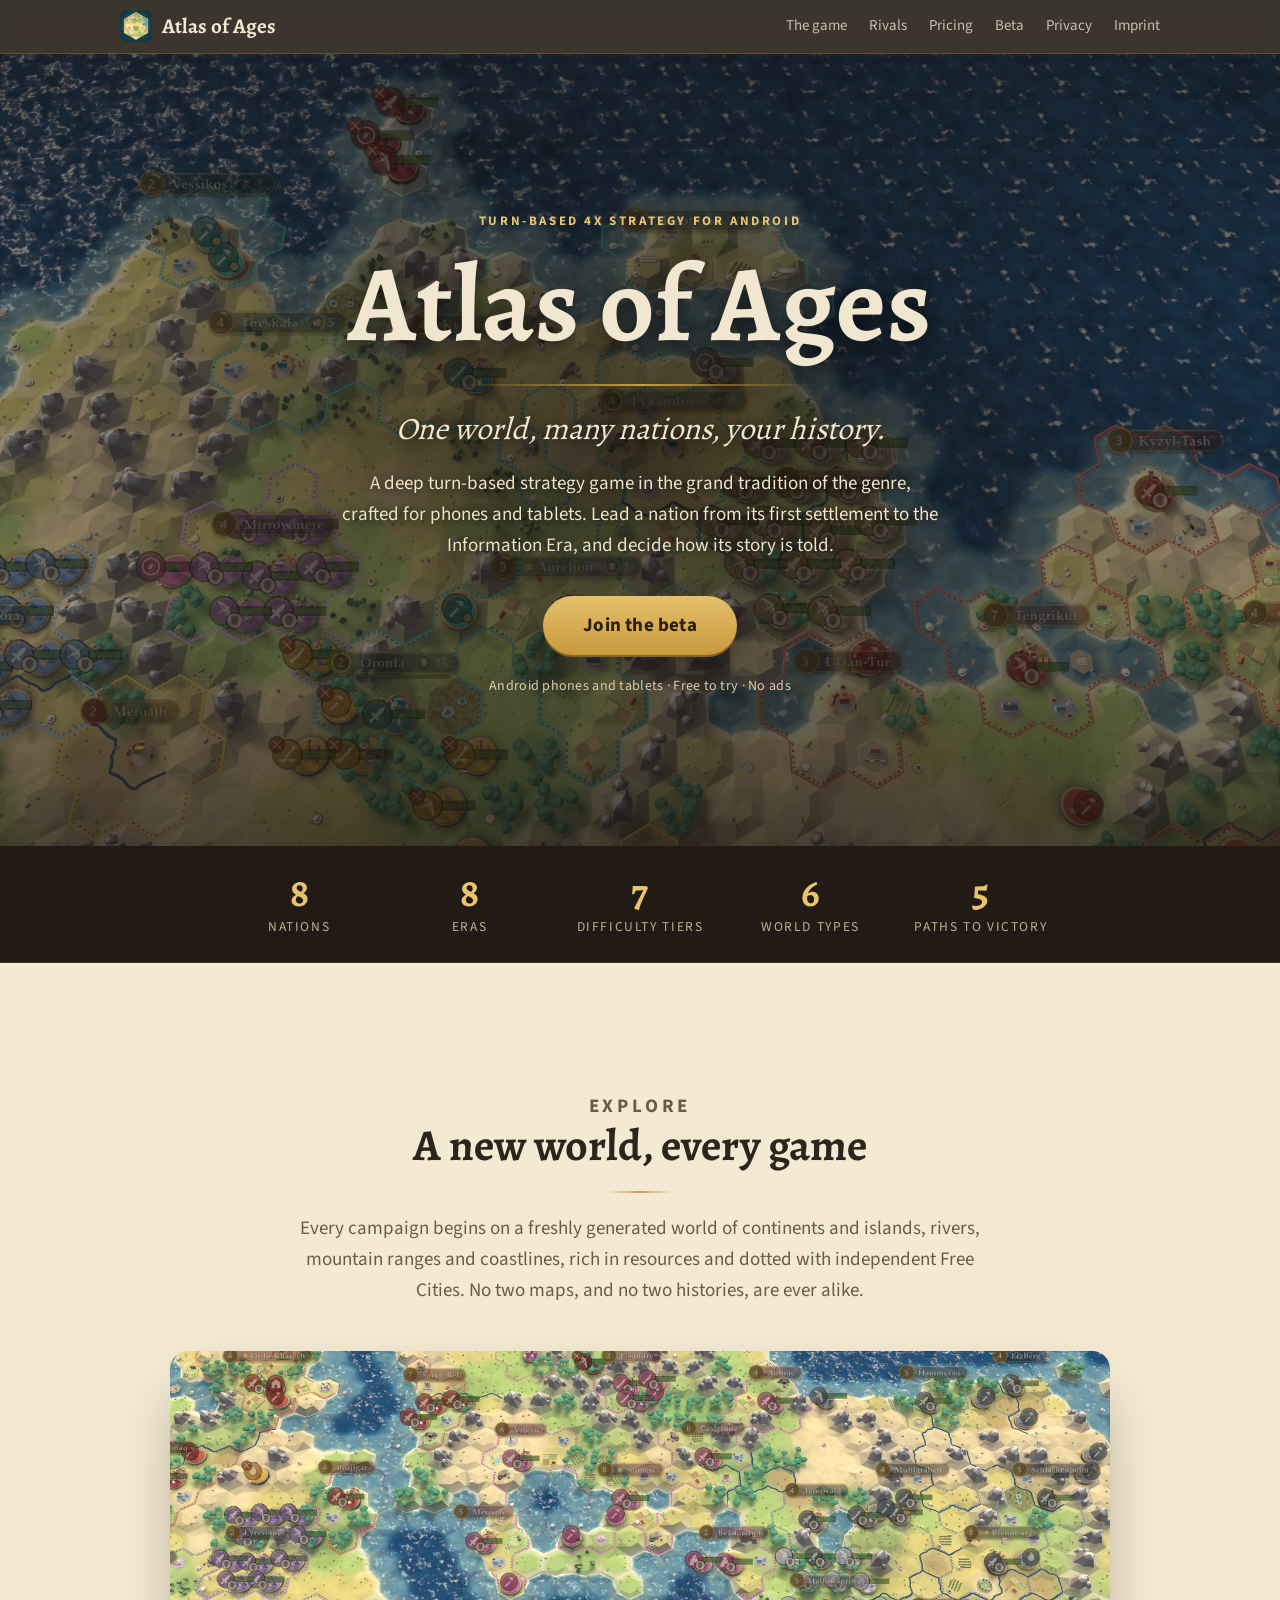
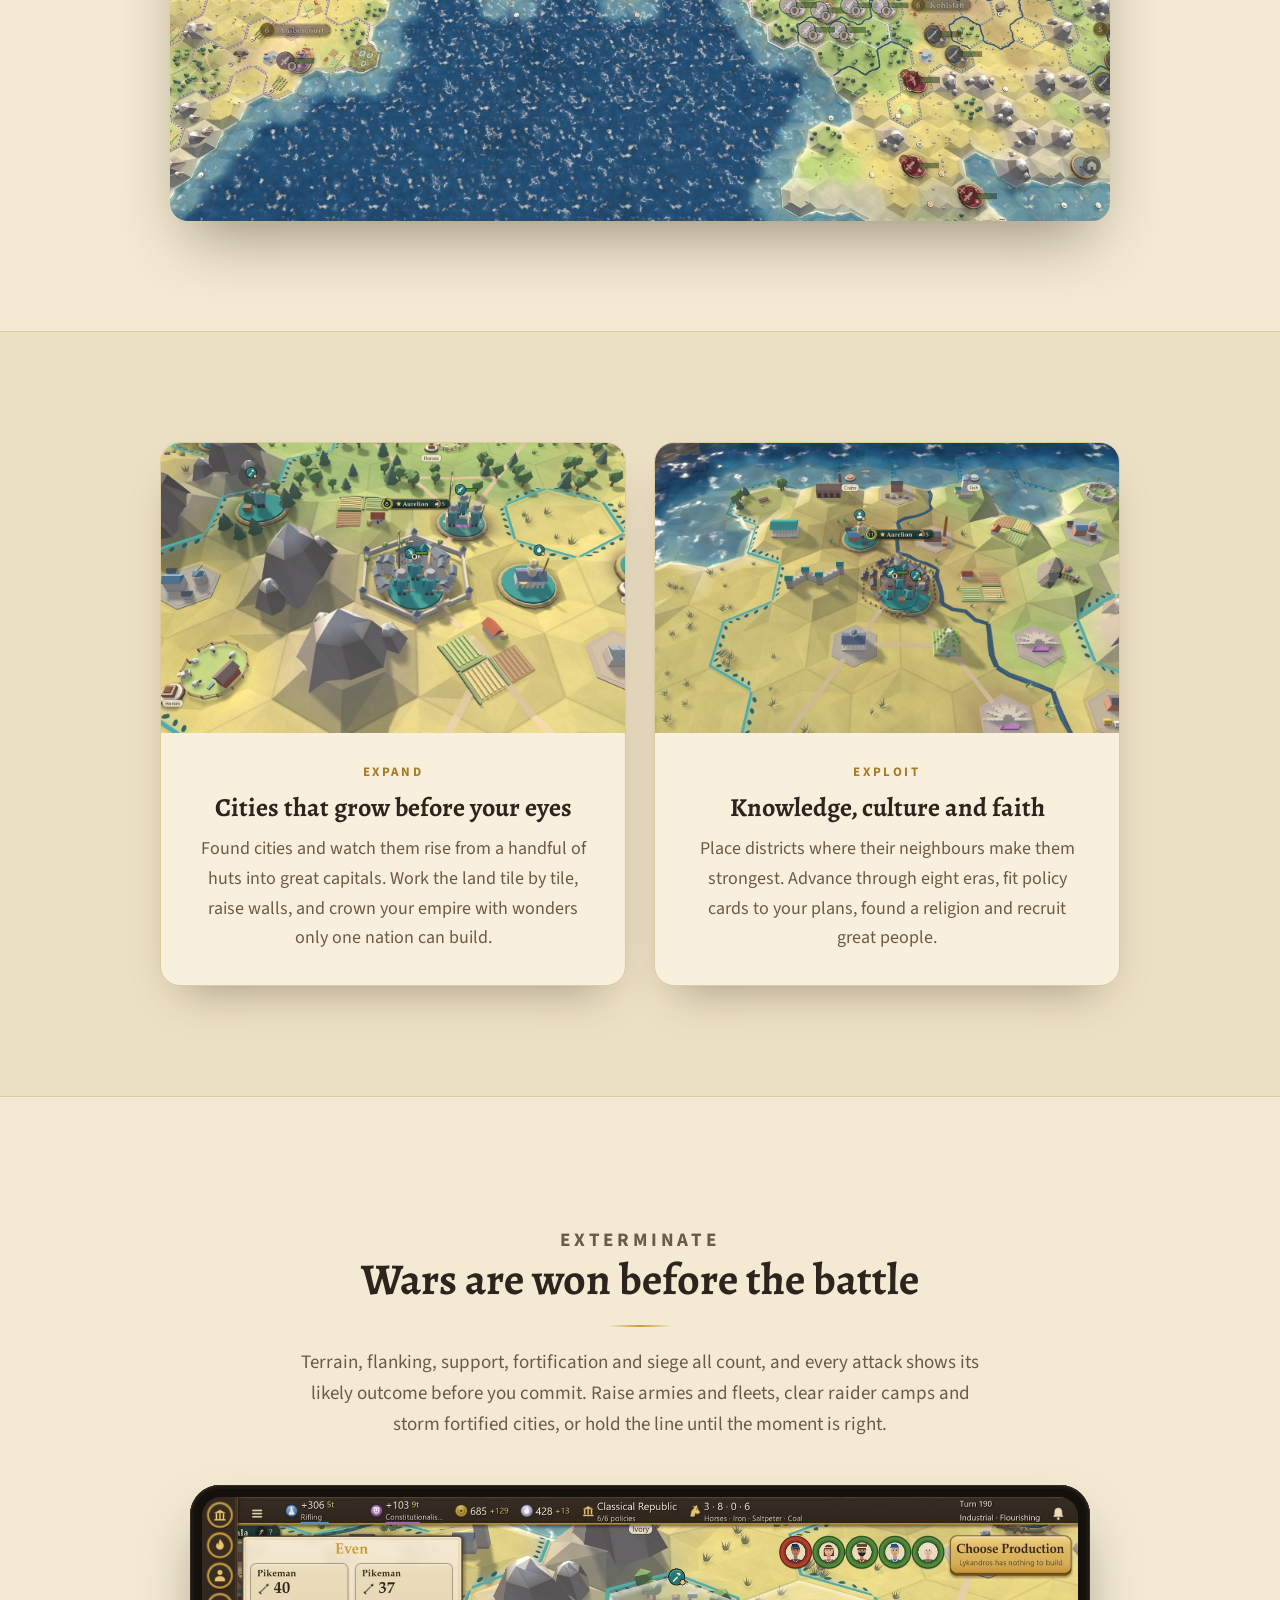
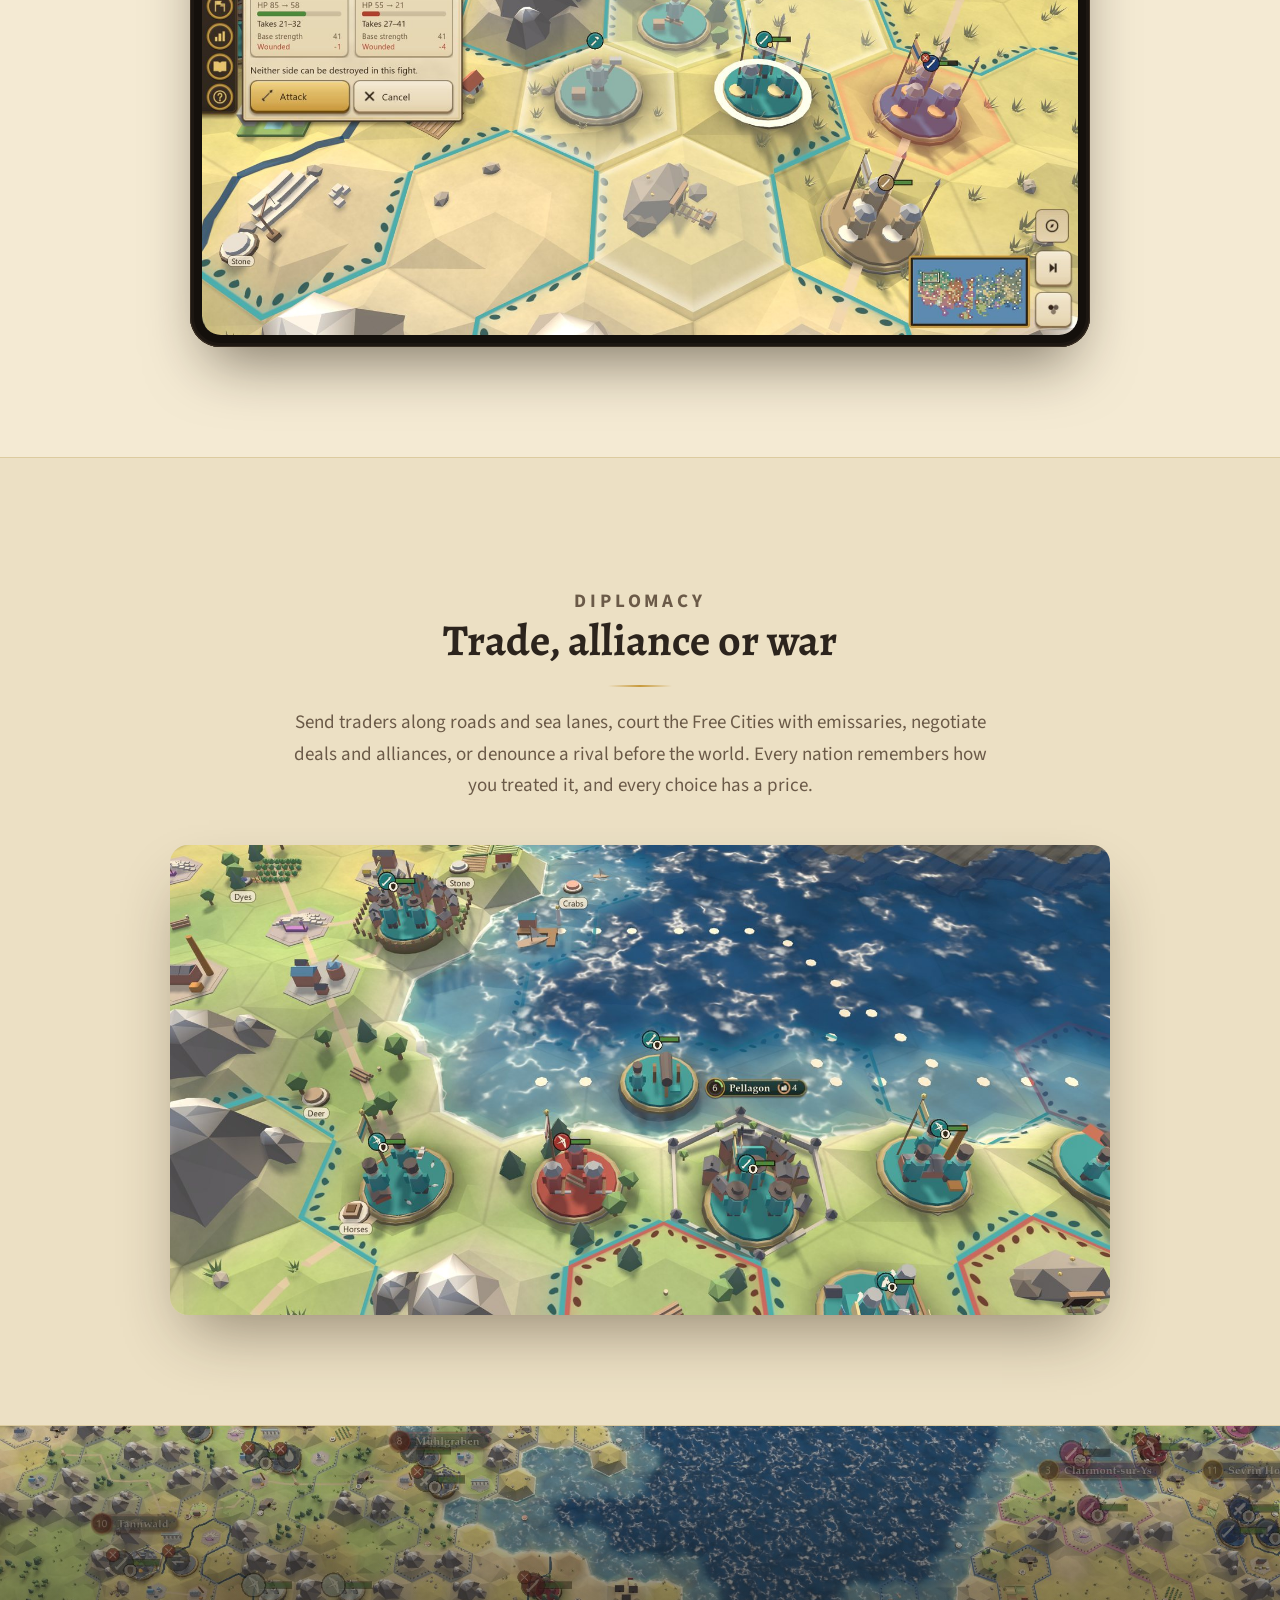
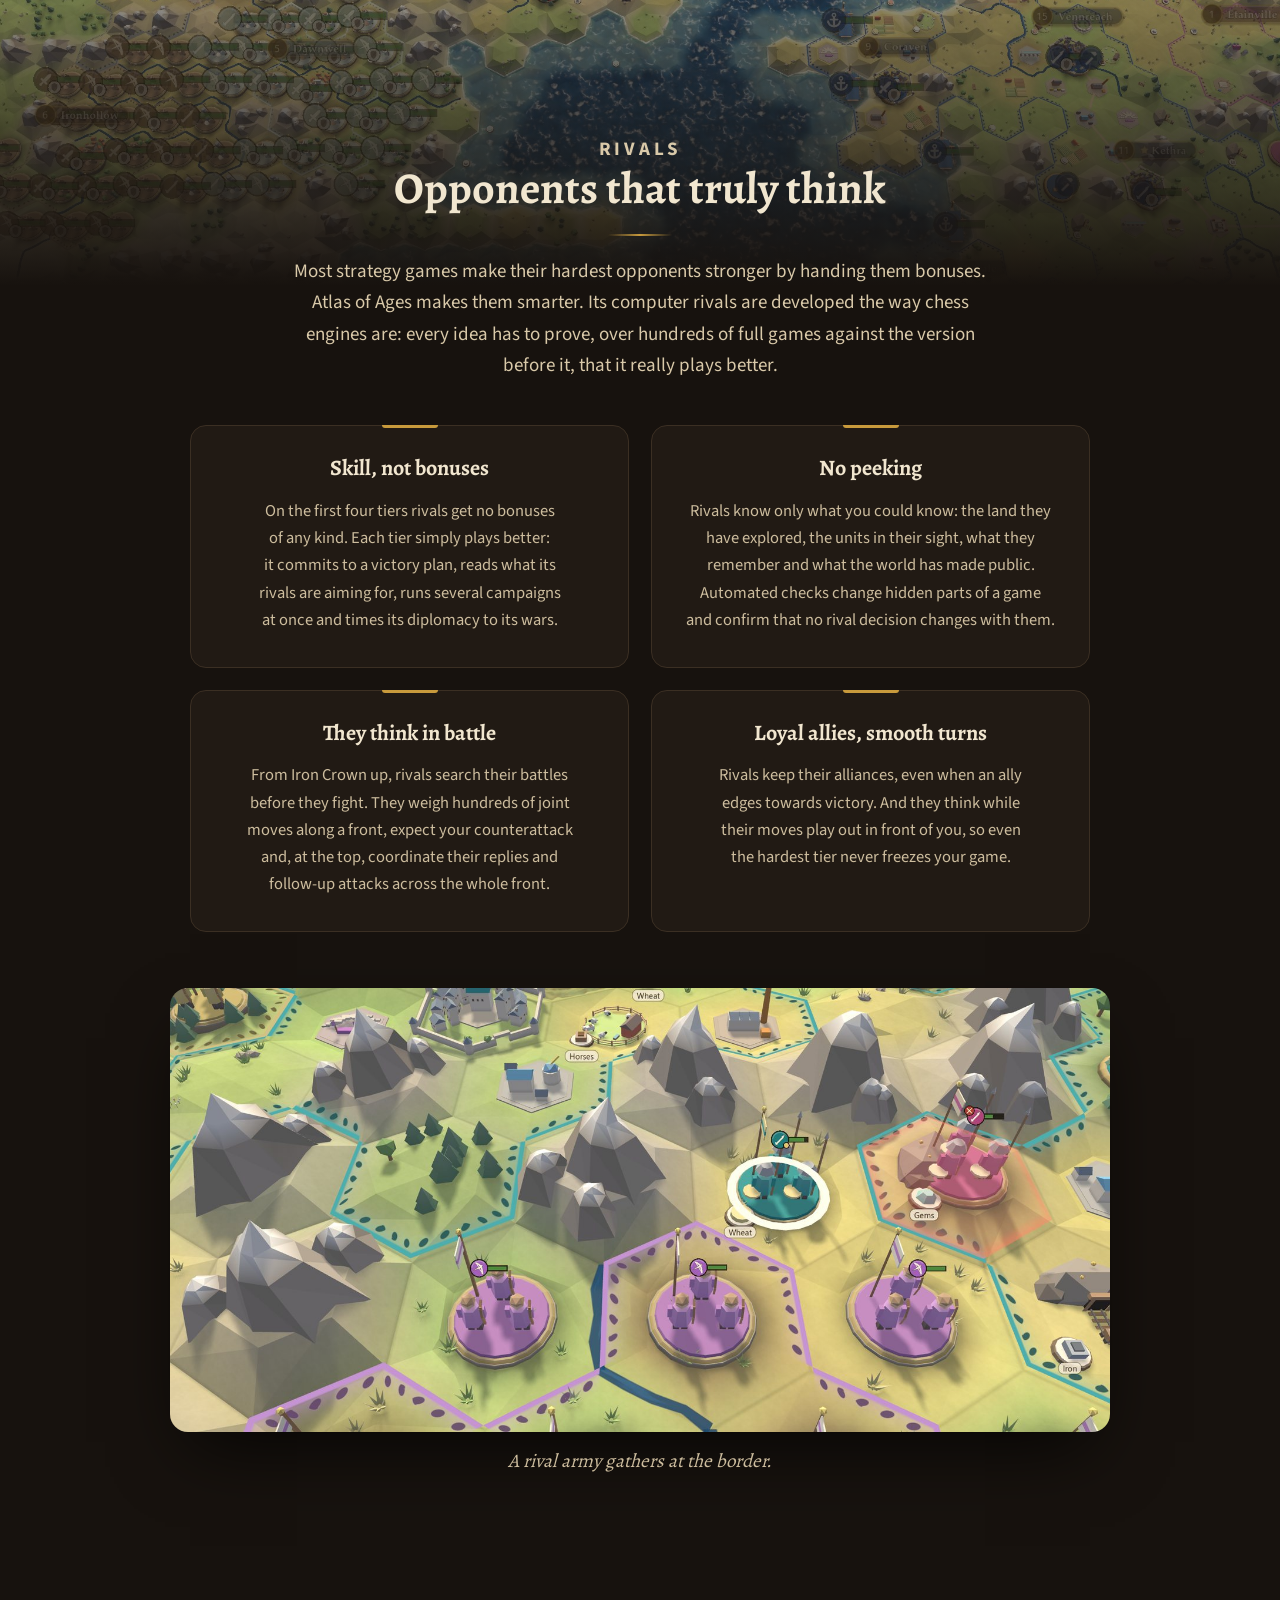
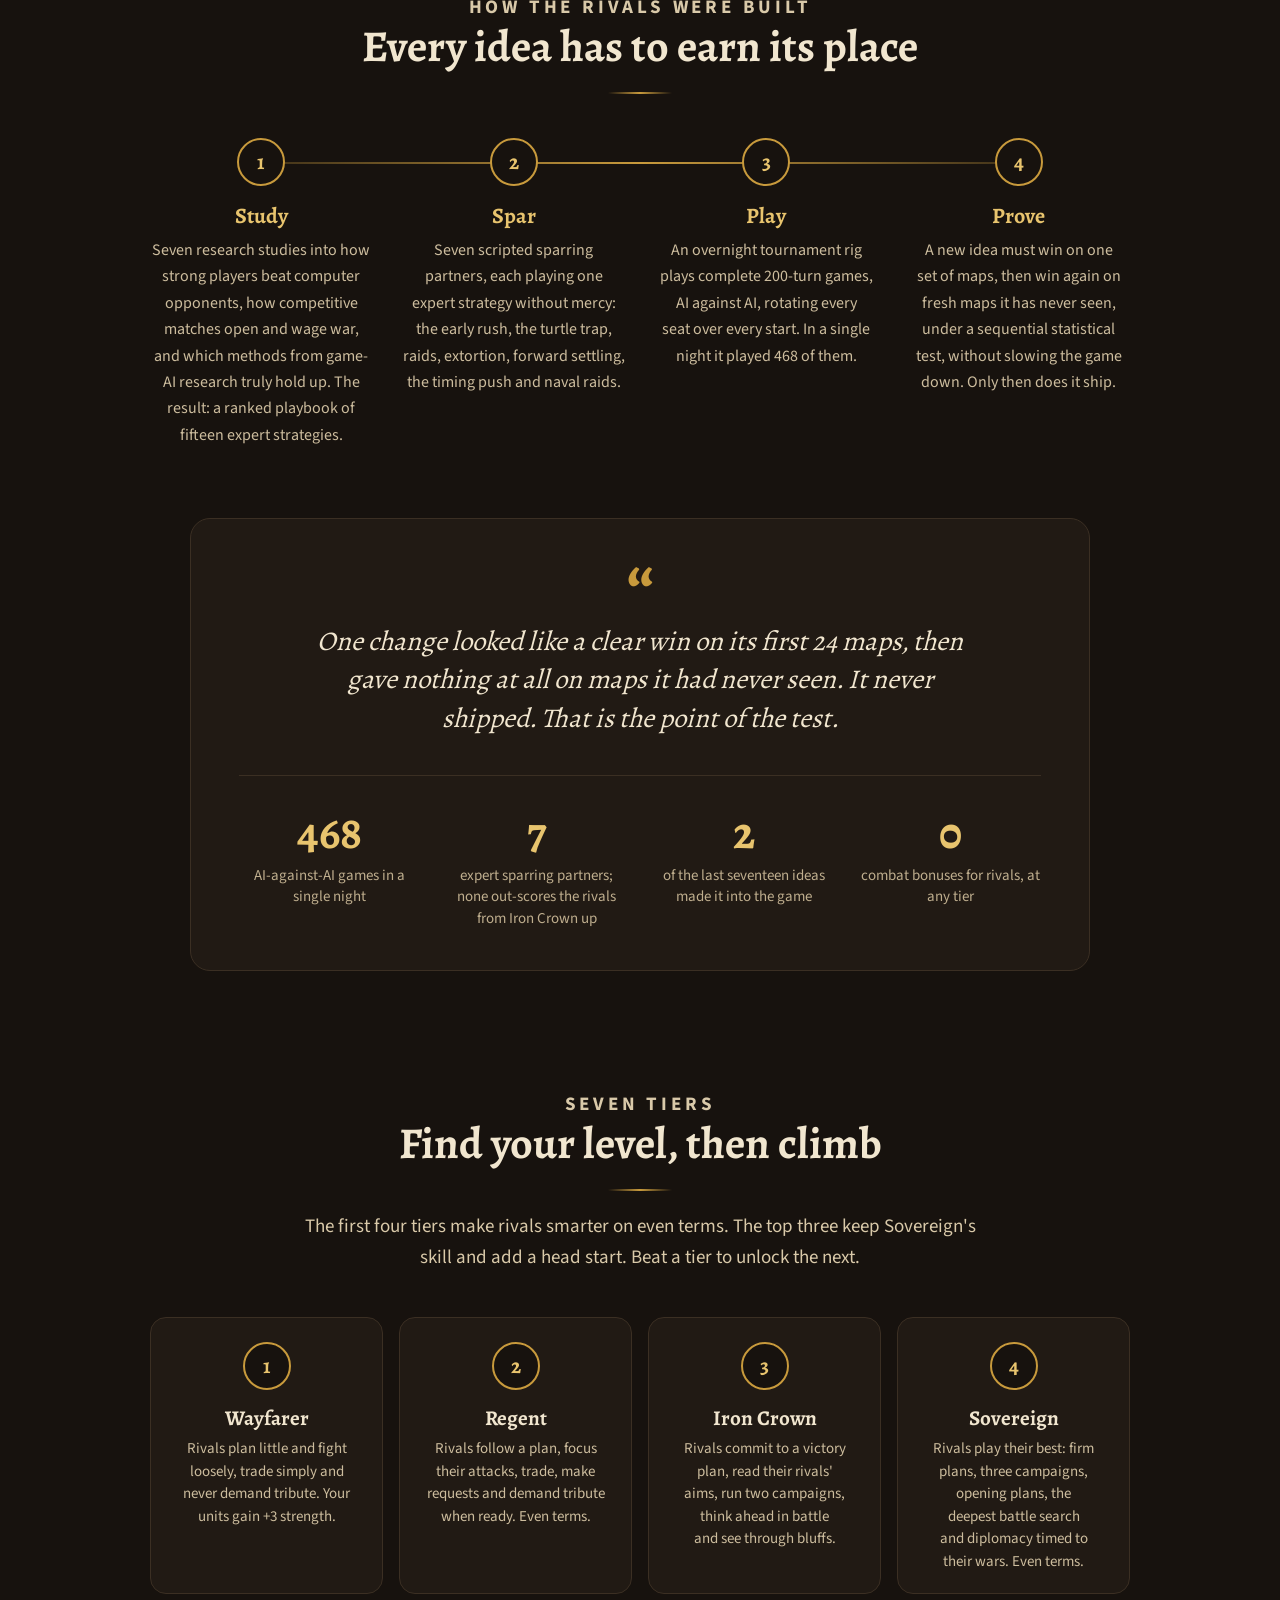
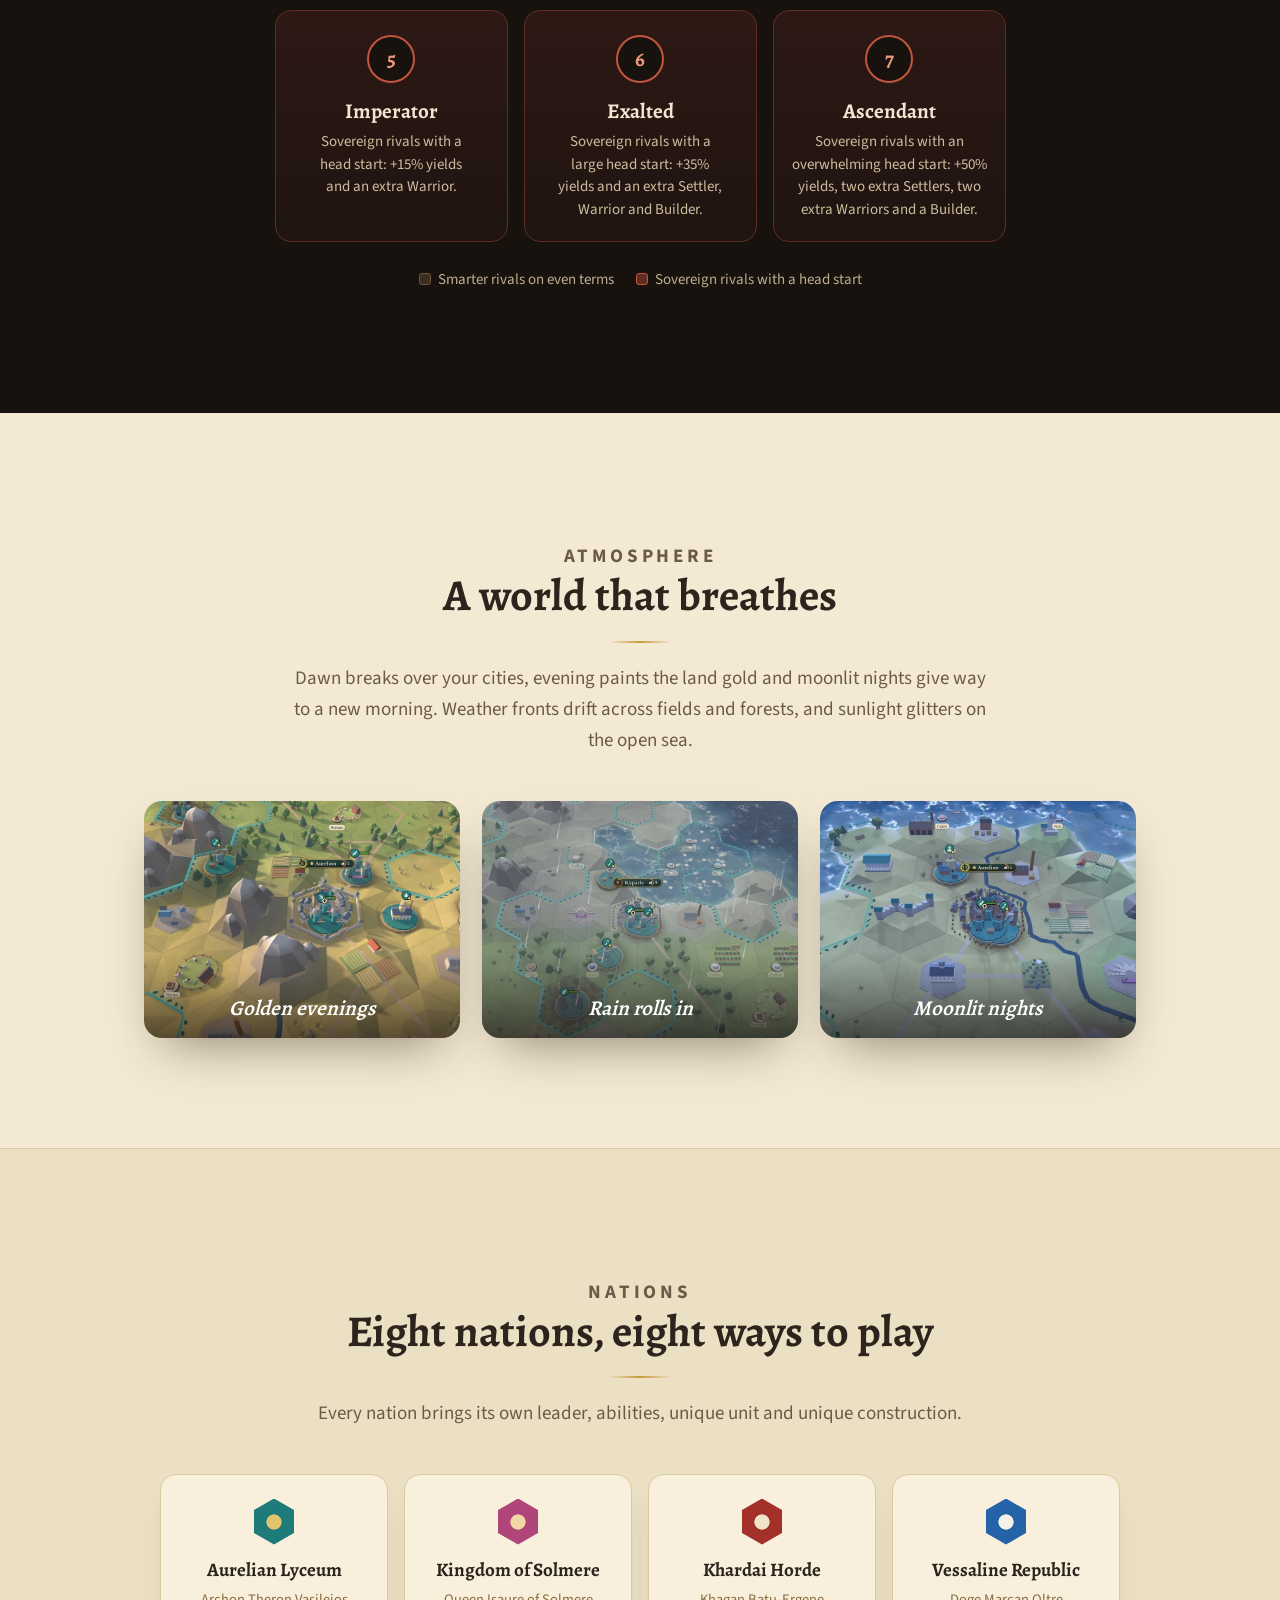
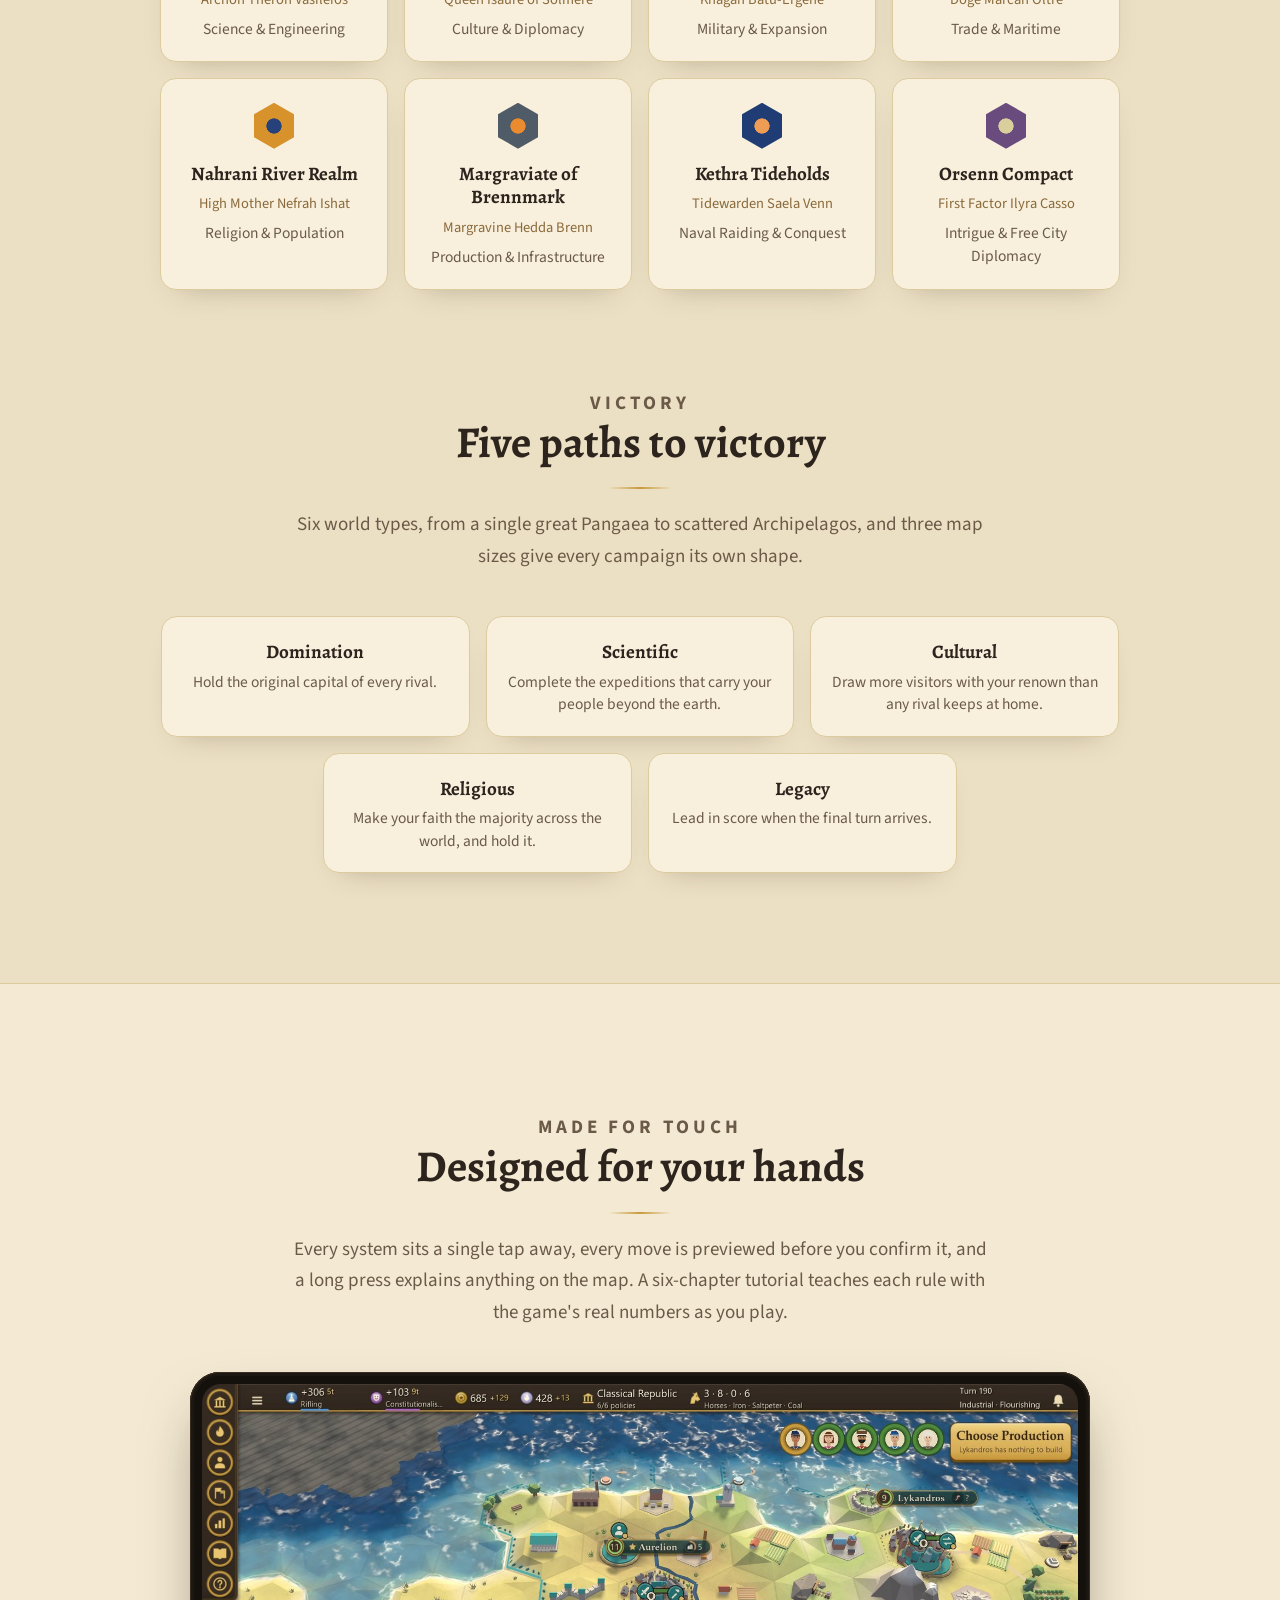
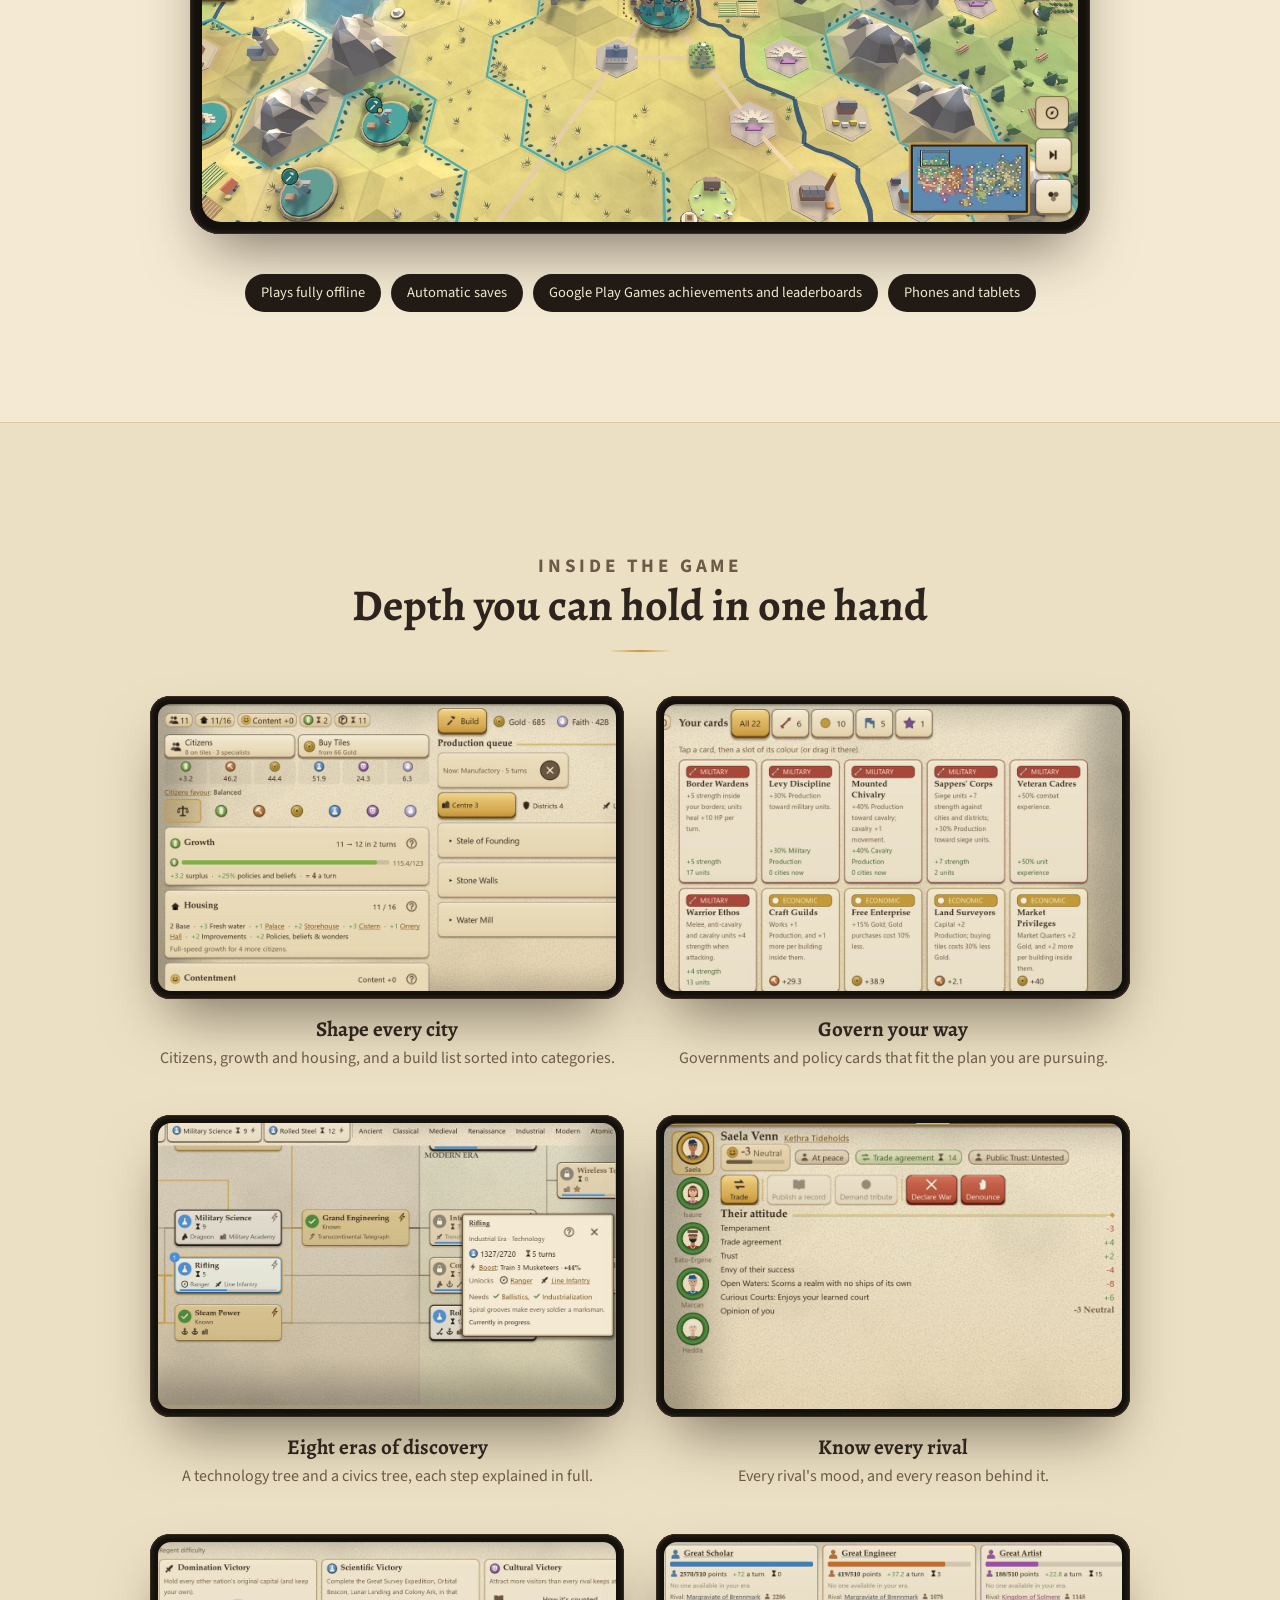
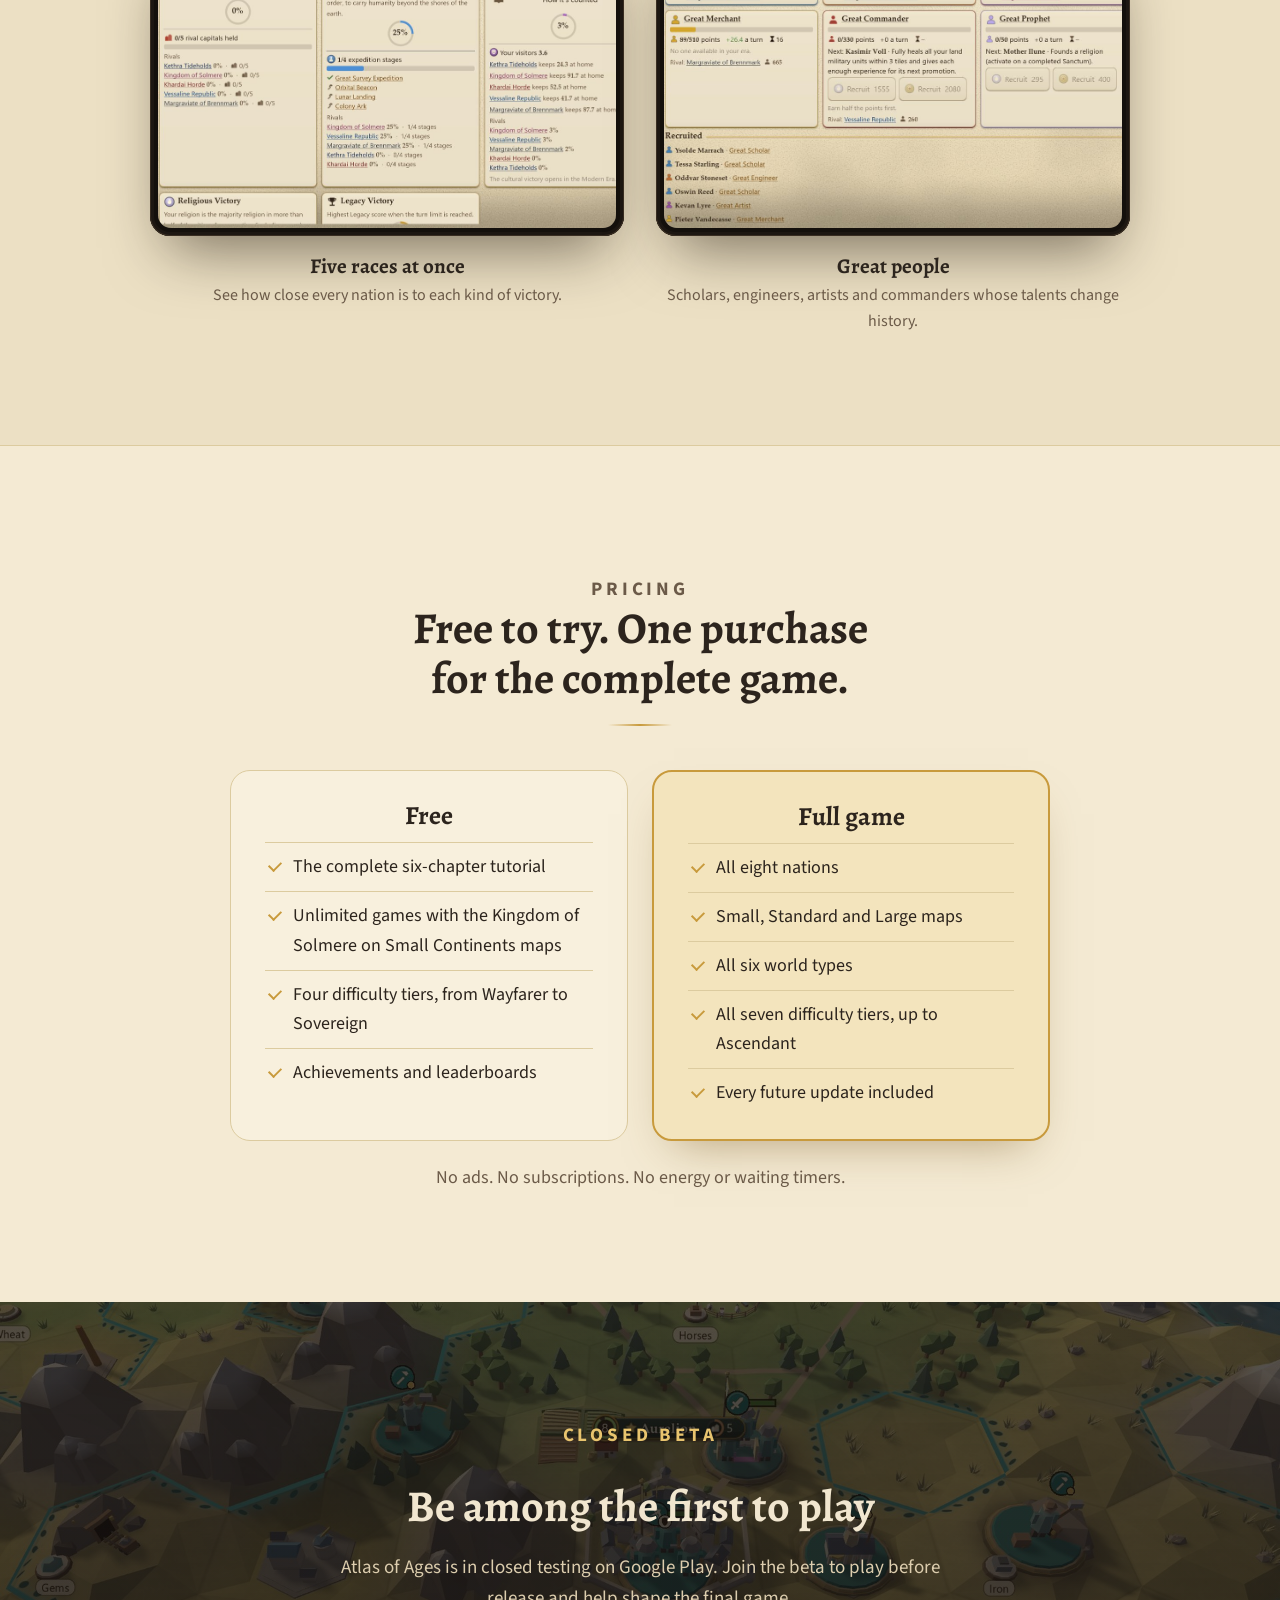
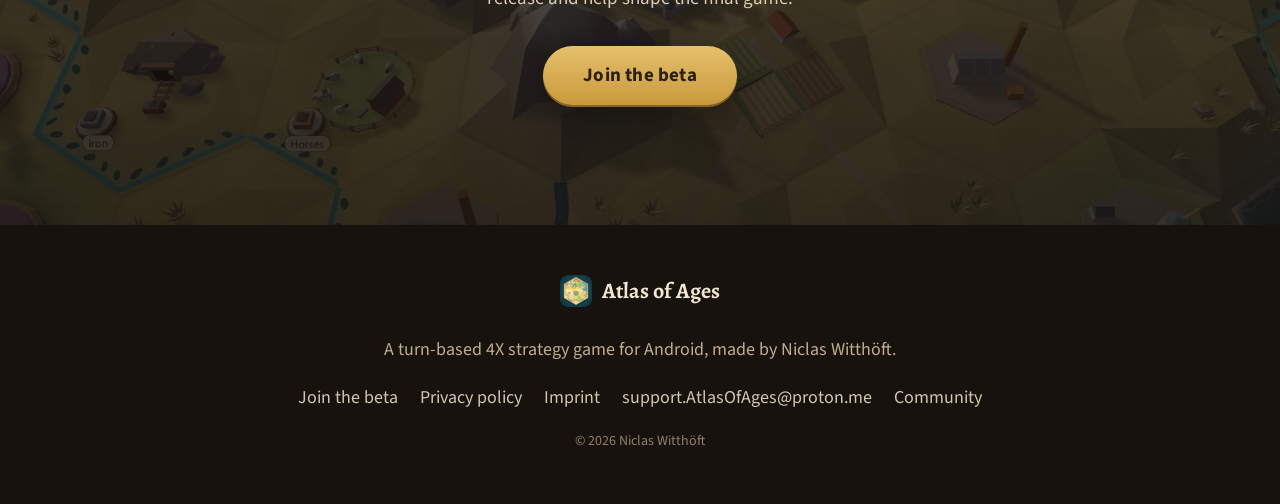
<file: index.html>
<!doctype html>
<html lang="en"><head><meta charset="utf-8"><meta name="viewport" content="width=device-width, initial-scale=1">
<title>Atlas of Ages: turn-based 4X strategy for Android</title><meta name="description" content="Atlas of Ages is a deep turn-based 4X strategy game for Android phones and tablets. Explore a new world every game, build great cities and lead your nation from its first settlement to the Information Era.">
<meta property="og:type" content="website"><meta property="og:title" content="Atlas of Ages: turn-based 4X strategy for Android">
<meta property="og:description" content="Atlas of Ages is a deep turn-based 4X strategy game for Android phones and tablets. Explore a new world every game, build great cities and lead your nation from its first settlement to the Information Era."><meta property="og:image" content="https://niclaswitthoeft-aoa.github.io/atlas-of-ages/img/feature.png">
<meta name="theme-color" content="#221b15">
<link rel="icon" href="img/icon.png"><link rel="stylesheet" href="style.css"></head>
<body class="home">
<header><a class="brand" href="index.html"><img src="img/icon.png" alt="">Atlas of Ages</a><nav><a href="index.html#features">The game</a><a href="index.html#rivals">Rivals</a><a href="index.html#pricing">Pricing</a><a href="beta.html">Beta</a><a href="privacy.html">Privacy</a><a href="imprint.html">Imprint</a></nav></header>

<section class="hero"><div class="inner">
<p class="kicker">Turn-based 4X strategy for Android</p>
<h1>Atlas of Ages</h1>
<div class="rule"></div>
<p class="tagline">One world, many nations, your history.</p>
<p class="lead">A deep turn-based strategy game in the grand tradition of the genre, crafted for phones and tablets.
Lead a nation from its first settlement to the Information Era, and decide how its story is told.</p>
<a class="button big" href="beta.html">Join the beta</a>
<p class="fine">Android phones and tablets · Free to try · No ads</p>
</div></section>

<section class="stats"><div class="inner"><div><b>8</b>nations</div><div><b>8</b>eras</div><div><b>7</b>difficulty tiers</div><div><b>6</b>world types</div><div><b>5</b>paths to victory</div></div></section>

<section class="block" id="features"><div class="inner">
<div class="head"><p class="kicker">Explore</p><h2>A new world, every game</h2><p>Every campaign begins on a freshly generated world of continents and islands, rivers, mountain ranges and coastlines, rich in resources and dotted with independent Free Cities. No two maps, and no two histories, are ever alike.</p></div>
<figure class="shot"><img src="img/world.jpg" alt="A freshly generated continent shared by rival nations" loading="lazy"></figure>
</div></section>

<section class="block alt"><div class="inner">
<div class="duo">
<article><img src="img/capital.jpg" alt="A walled capital among mountains and farmland" loading="lazy"><div class="txt"><p class="kicker">Expand</p><h3>Cities that grow before your eyes</h3><p>Found cities and watch them rise from a handful of huts into great capitals. Work the land tile by tile, raise walls, and crown your empire with wonders only one nation can build.</p></div></article>
<article><img src="img/districts.jpg" alt="A capital with its districts and wonders by the sea" loading="lazy"><div class="txt"><p class="kicker">Exploit</p><h3>Knowledge, culture and faith</h3><p>Place districts where their neighbours make them strongest. Advance through eight eras, fit policy cards to your plans, found a religion and recruit great people.</p></div></article>
</div>
</div></section>

<section class="block"><div class="inner">
<div class="head"><p class="kicker">Exterminate</p><h2>Wars are won before the battle</h2><p>Terrain, flanking, support, fortification and siege all count, and every attack shows its likely outcome before you commit. Raise armies and fleets, clear raider camps and storm fortified cities, or hold the line until the moment is right.</p></div>
<figure class="device"><img src="img/battle.jpg" alt="A battle forecast before an attack" loading="lazy"></figure>
</div></section>

<section class="block alt"><div class="inner">
<div class="head"><p class="kicker">Diplomacy</p><h2>Trade, alliance or war</h2><p>Send traders along roads and sea lanes, court the Free Cities with emissaries, negotiate deals and alliances, or denounce a rival before the world. Every nation remembers how you treated it, and every choice has a price.</p></div>
<figure class="shot"><img src="img/coast.jpg" alt="Cities and ships along a sunlit coast" loading="lazy"></figure>
</div></section>

<section class="rivals" id="rivals">
<div class="band"><img src="img/rivals.jpg" alt="A large world shared by many rival nations" loading="lazy"></div>
<div class="inner">
<div class="head"><p class="kicker">Rivals</p><h2>Opponents that truly think</h2><p>Most strategy games make their hardest opponents stronger by handing them bonuses. Atlas of Ages makes them smarter. Its computer rivals are developed the way chess engines are: every idea has to prove, over hundreds of full games against the version before it, that it really plays better.</p></div>
<div class="cards">
<div><h3>Skill, not bonuses</h3><p>On the first four tiers rivals get no bonuses of any kind. Each tier simply plays
better: it commits to a victory plan, reads what its rivals are aiming for, runs several campaigns at once and times
its diplomacy to its wars.</p></div>
<div><h3>No peeking</h3><p>Rivals know only what you could know: the land they have explored, the units in their sight,
what they remember and what the world has made public. Automated checks change hidden parts of a game and confirm that
no rival decision changes with them.</p></div>
<div><h3>They think in battle</h3><p>From Iron Crown up, rivals search their battles before they fight. They weigh
hundreds of joint moves along a front, expect your counterattack and, at the top, coordinate their replies and
follow-up attacks across the whole front.</p></div>
<div><h3>Loyal allies, smooth turns</h3><p>Rivals keep their alliances, even when an ally edges towards victory. And
they think while their moves play out in front of you, so even the hardest tier never freezes your game.</p></div>
</div>
<figure class="shot"><img src="img/army.jpg" alt="A rival army gathers on the border of a city" loading="lazy"><figcaption>A rival army gathers at the border.</figcaption></figure>

<div class="built">
<div class="head"><p class="kicker">How the rivals were built</p><h2>Every idea has to earn its place</h2></div>
<ol class="steps4"><li><span class="n">1</span><h3>Study</h3><p>Seven research studies into how strong players beat computer opponents, how competitive matches open and wage war, and which methods from game-AI research truly hold up. The result: a ranked playbook of fifteen expert strategies.</p></li><li><span class="n">2</span><h3>Spar</h3><p>Seven scripted sparring partners, each playing one expert strategy without mercy: the early rush, the turtle trap, raids, extortion, forward settling, the timing push and naval raids.</p></li><li><span class="n">3</span><h3>Play</h3><p>An overnight tournament rig plays complete 200-turn games, AI against AI, rotating every seat over every start. In a single night it played 468 of them.</p></li><li><span class="n">4</span><h3>Prove</h3><p>A new idea must win on one set of maps, then win again on fresh maps it has never seen, under a sequential statistical test, without slowing the game down. Only then does it ship.</p></li></ol>
<div class="proof">
<blockquote>One change looked like a clear win on its first 24 maps, then gave nothing at all on maps it had never
seen. It never shipped. That is the point of the test.</blockquote>
<ul class="figures">
<li><b>468</b>AI-against-AI games in a single night</li>
<li><b>7</b>expert sparring partners; none out-scores the rivals from Iron Crown up</li>
<li><b>2</b>of the last seventeen ideas made it into the game</li>
<li><b>0</b>combat bonuses for rivals, at any tier</li>
</ul></div>
</div>

<div class="ladder">
<div class="head"><p class="kicker">Seven tiers</p><h2>Find your level, then climb</h2><p>The first four tiers make rivals smarter on even terms. The top three keep Sovereign's skill and add a head start. Beat a tier to unlock the next.</p></div>
<ol class="tiers7"><li class="skill"><span class="n">1</span><b>Wayfarer</b><p>Rivals plan little and fight loosely, trade simply and never demand tribute. Your units gain +3 strength.</p></li><li class="skill"><span class="n">2</span><b>Regent</b><p>Rivals follow a plan, focus their attacks, trade, make requests and demand tribute when ready. Even terms.</p></li><li class="skill"><span class="n">3</span><b>Iron Crown</b><p>Rivals commit to a victory plan, read their rivals&#x27; aims, run two campaigns, think ahead in battle and see through bluffs.</p></li><li class="skill"><span class="n">4</span><b>Sovereign</b><p>Rivals play their best: firm plans, three campaigns, opening plans, the deepest battle search and diplomacy timed to their wars. Even terms.</p></li><li class="edge"><span class="n">5</span><b>Imperator</b><p>Sovereign rivals with a head start: +15% yields and an extra Warrior.</p></li><li class="edge"><span class="n">6</span><b>Exalted</b><p>Sovereign rivals with a large head start: +35% yields and an extra Settler, Warrior and Builder.</p></li><li class="edge"><span class="n">7</span><b>Ascendant</b><p>Sovereign rivals with an overwhelming head start: +50% yields, two extra Settlers, two extra Warriors and a Builder.</p></li></ol>
<p class="legend"><span class="key skill"></span>Smarter rivals on even terms<span class="key edge"></span>Sovereign rivals with a head start</p>
</div>
</div></section>

<section class="block"><div class="inner">
<div class="head"><p class="kicker">Atmosphere</p><h2>A world that breathes</h2><p>Dawn breaks over your cities, evening paints the land gold and moonlit nights give way to a new morning. Weather fronts drift across fields and forests, and sunlight glitters on the open sea.</p></div>
<div class="trio">
<figure><img src="img/gold.jpg" alt="A capital in the evening light" loading="lazy"><figcaption>Golden evenings</figcaption></figure>
<figure><img src="img/rain.jpg" alt="Rain over fields and cities" loading="lazy"><figcaption>Rain rolls in</figcaption></figure>
<figure><img src="img/night.jpg" alt="A capital by moonlight" loading="lazy"><figcaption>Moonlit nights</figcaption></figure>
</div>
</div></section>

<section class="block alt"><div class="inner">
<div class="head"><p class="kicker">Nations</p><h2>Eight nations, eight ways to play</h2><p>Every nation brings its own leader, abilities, unique unit and unique construction.</p></div>
<ul class="tiles nations"><li style="--c1:#1f7a7a;--c2:#e2c46f"><i></i><b>Aurelian Lyceum</b><em>Archon Theron Vasileios</em><span>Science &amp; Engineering</span></li><li style="--c1:#b0457a;--c2:#f2d7a6"><i></i><b>Kingdom of Solmere</b><em>Queen Isaure of Solmere</em><span>Culture &amp; Diplomacy</span></li><li style="--c1:#a3312a;--c2:#efe3c8"><i></i><b>Khardai Horde</b><em>Khagan Batu-Ergene</em><span>Military &amp; Expansion</span></li><li style="--c1:#2463a8;--c2:#f4f1e8"><i></i><b>Vessaline Republic</b><em>Doge Marcan Oltre</em><span>Trade &amp; Maritime</span></li><li style="--c1:#d7922b;--c2:#27417a"><i></i><b>Nahrani River Realm</b><em>High Mother Nefrah Ishat</em><span>Religion &amp; Population</span></li><li style="--c1:#4f5b66;--c2:#e98b2e"><i></i><b>Margraviate of Brennmark</b><em>Margravine Hedda Brenn</em><span>Production &amp; Infrastructure</span></li><li style="--c1:#1f3d74;--c2:#ef9c54"><i></i><b>Kethra Tideholds</b><em>Tidewarden Saela Venn</em><span>Naval Raiding &amp; Conquest</span></li><li style="--c1:#694b7d;--c2:#d8cf9d"><i></i><b>Orsenn Compact</b><em>First Factor Ilyra Casso</em><span>Intrigue &amp; Free City Diplomacy</span></li></ul>
<div class="later"><div class="head"><p class="kicker">Victory</p><h2>Five paths to victory</h2><p>Six world types, from a single great Pangaea to scattered Archipelagos, and three map sizes give every campaign its own shape.</p></div></div>
<ul class="tiles victories"><li><b>Domination</b><span>Hold the original capital of every rival.</span></li><li><b>Scientific</b><span>Complete the expeditions that carry your people beyond the earth.</span></li><li><b>Cultural</b><span>Draw more visitors with your renown than any rival keeps at home.</span></li><li><b>Religious</b><span>Make your faith the majority across the world, and hold it.</span></li><li><b>Legacy</b><span>Lead in score when the final turn arrives.</span></li></ul>
</div></section>

<section class="block"><div class="inner">
<div class="head"><p class="kicker">Made for touch</p><h2>Designed for your hands</h2><p>Every system sits a single tap away, every move is previewed before you confirm it, and a long press explains anything on the map. A six-chapter tutorial teaches each rule with the game's real numbers as you play.</p></div>
<figure class="device"><img src="img/interface.jpg" alt="The map with the game&#x27;s interface" loading="lazy"></figure>
<ul class="chips"><li>Plays fully offline</li><li>Automatic saves</li><li>Google Play Games achievements and leaderboards</li><li>Phones and tablets</li></ul>
</div></section>

<section class="block alt gallery"><div class="inner">
<div class="head"><p class="kicker">Inside the game</p><h2>Depth you can hold in one hand</h2></div>
<div class="grid"><figure><a href="img/ui_city.jpg"><span class="device"><img src="img/ui_city.jpg" alt="Shape every city" loading="lazy"></span></a><figcaption><b>Shape every city</b>Citizens, growth and housing, and a build list sorted into categories.</figcaption></figure><figure><a href="img/ui_government.jpg"><span class="device"><img src="img/ui_government.jpg" alt="Govern your way" loading="lazy"></span></a><figcaption><b>Govern your way</b>Governments and policy cards that fit the plan you are pursuing.</figcaption></figure><figure><a href="img/ui_tech.jpg"><span class="device"><img src="img/ui_tech.jpg" alt="Eight eras of discovery" loading="lazy"></span></a><figcaption><b>Eight eras of discovery</b>A technology tree and a civics tree, each step explained in full.</figcaption></figure><figure><a href="img/ui_diplomacy.jpg"><span class="device"><img src="img/ui_diplomacy.jpg" alt="Know every rival" loading="lazy"></span></a><figcaption><b>Know every rival</b>Every rival's mood, and every reason behind it.</figcaption></figure><figure><a href="img/ui_victory.jpg"><span class="device"><img src="img/ui_victory.jpg" alt="Five races at once" loading="lazy"></span></a><figcaption><b>Five races at once</b>See how close every nation is to each kind of victory.</figcaption></figure><figure><a href="img/ui_great.jpg"><span class="device"><img src="img/ui_great.jpg" alt="Great people" loading="lazy"></span></a><figcaption><b>Great people</b>Scholars, engineers, artists and commanders whose talents change history.</figcaption></figure></div>
</div></section>

<section class="block pricing" id="pricing"><div class="inner">
<div class="head"><p class="kicker">Pricing</p><h2>Free to try. One purchase for the complete game.</h2></div>
<div class="tiers">
<div><h3>Free</h3><ul>
<li>The complete six-chapter tutorial</li>
<li>Unlimited games with the Kingdom of Solmere on Small Continents maps</li>
<li>Four difficulty tiers, from Wayfarer to Sovereign</li>
<li>Achievements and leaderboards</li></ul></div>
<div class="full"><h3>Full game</h3><ul>
<li>All eight nations</li>
<li>Small, Standard and Large maps</li>
<li>All six world types</li>
<li>All seven difficulty tiers, up to Ascendant</li>
<li>Every future update included</li></ul></div>
</div>
<p class="note">No ads. No subscriptions. No energy or waiting timers.</p>
</div></section>

<section class="closing"><div class="inner"><p class="kicker">Closed beta</p><h2>Be among the first to play</h2>
<p>Atlas of Ages is in closed testing on Google Play. Join the beta to play before release and help shape the
final game.</p><a class="button big" href="beta.html">Join the beta</a></div></section>

<footer><div class="foot"><div class="fbrand"><img src="img/icon.png" alt="">Atlas of Ages</div>
<p>A turn-based 4X strategy game for Android, made by Niclas Witthöft.</p>
<p class="flinks"><a href="beta.html">Join the beta</a><a href="privacy.html">Privacy policy</a><a href="imprint.html">Imprint</a><a href="mailto:support.AtlasOfAges@proton.me">support.AtlasOfAges@proton.me</a><a href="https://www.reddit.com/r/AtlasOfAges/" target="_blank" rel="noopener noreferrer">Community</a></p>
<p class="copyright">© 2026 Niclas Witthöft</p></div></footer>
</body></html>
</file>
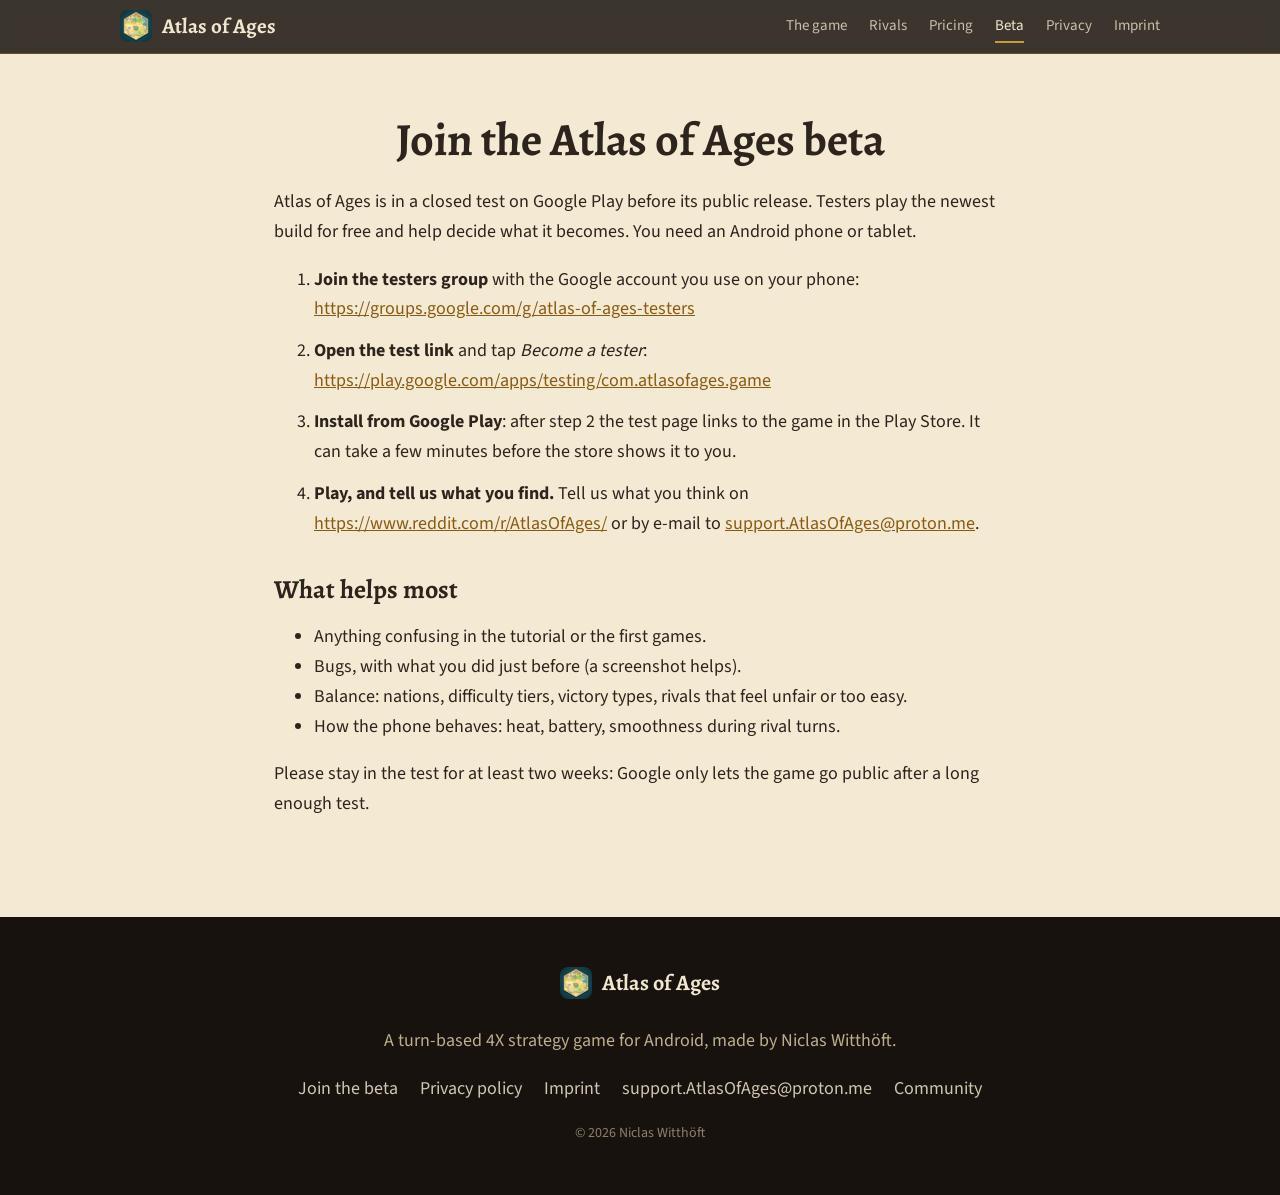
<file: beta.html>
<!doctype html>
<html lang="en"><head><meta charset="utf-8"><meta name="viewport" content="width=device-width, initial-scale=1">
<title>Join the Atlas of Ages beta</title><meta name="description" content="Atlas of Ages is a deep turn-based 4X strategy game for Android phones and tablets. Explore a new world every game, build great cities and lead your nation from its first settlement to the Information Era.">
<meta property="og:type" content="website"><meta property="og:title" content="Join the Atlas of Ages beta">
<meta property="og:description" content="Atlas of Ages is a deep turn-based 4X strategy game for Android phones and tablets. Explore a new world every game, build great cities and lead your nation from its first settlement to the Information Era."><meta property="og:image" content="https://niclaswitthoeft-aoa.github.io/atlas-of-ages/img/feature.png">
<meta name="theme-color" content="#221b15">
<link rel="icon" href="img/icon.png"><link rel="stylesheet" href="style.css"></head>
<body class="sub">
<header><a class="brand" href="index.html"><img src="img/icon.png" alt="">Atlas of Ages</a><nav><a href="index.html#features">The game</a><a href="index.html#rivals">Rivals</a><a href="index.html#pricing">Pricing</a><a href="beta.html" class=on>Beta</a><a href="privacy.html">Privacy</a><a href="imprint.html">Imprint</a></nav></header>

<main class="page"><h1>Join the Atlas of Ages beta</h1>
<p>Atlas of Ages is in a closed test on Google Play before its public release. Testers play the newest build for free
and help decide what it becomes. You need an Android phone or tablet.</p>
<ol class="steps">
<li><b>Join the testers group</b> with the Google account you use on your phone:
<a href="https://groups.google.com/g/atlas-of-ages-testers" target="_blank" rel="noopener noreferrer">https://groups.google.com/g/atlas-of-ages-testers</a></li>
<li><b>Open the test link</b> and tap <i>Become a tester</i>: <a href="https://play.google.com/apps/testing/com.atlasofages.game" target="_blank" rel="noopener noreferrer">https://play.google.com/apps/testing/com.atlasofages.game</a></li>
<li><b>Install from Google Play</b>: after step 2 the test page links to the game in the Play Store. It can take a
few minutes before the store shows it to you.</li>
<li><b>Play, and tell us what you find.</b> Tell us what you think on <a href="https://www.reddit.com/r/AtlasOfAges/" target="_blank" rel="noopener noreferrer">https://www.reddit.com/r/AtlasOfAges/</a> or by e-mail to <a href="mailto:support.AtlasOfAges@proton.me">support.AtlasOfAges@proton.me</a>.</li></ol>
<h2>What helps most</h2><ul>
<li>Anything confusing in the tutorial or the first games.</li>
<li>Bugs, with what you did just before (a screenshot helps).</li>
<li>Balance: nations, difficulty tiers, victory types, rivals that feel unfair or too easy.</li>
<li>How the phone behaves: heat, battery, smoothness during rival turns.</li></ul>
<p>Please stay in the test for at least two weeks: Google only lets the game go public after a long enough test.</p>
</main>

<footer><div class="foot"><div class="fbrand"><img src="img/icon.png" alt="">Atlas of Ages</div>
<p>A turn-based 4X strategy game for Android, made by Niclas Witthöft.</p>
<p class="flinks"><a href="beta.html">Join the beta</a><a href="privacy.html">Privacy policy</a><a href="imprint.html">Imprint</a><a href="mailto:support.AtlasOfAges@proton.me">support.AtlasOfAges@proton.me</a><a href="https://www.reddit.com/r/AtlasOfAges/" target="_blank" rel="noopener noreferrer">Community</a></p>
<p class="copyright">© 2026 Niclas Witthöft</p></div></footer>
</body></html>
</file>
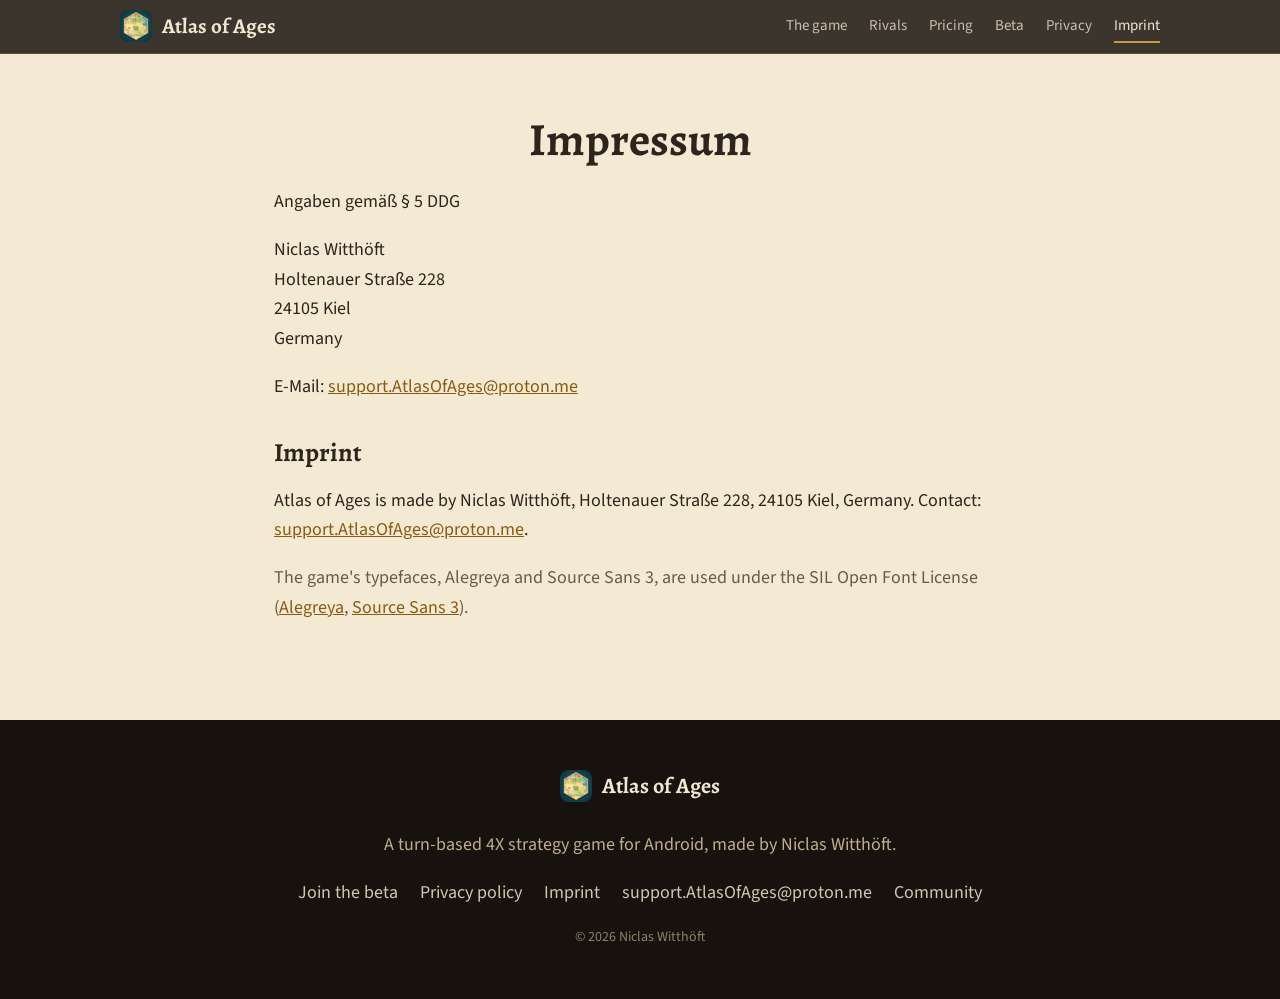
<file: imprint.html>
<!doctype html>
<html lang="en"><head><meta charset="utf-8"><meta name="viewport" content="width=device-width, initial-scale=1">
<title>Atlas of Ages: Impressum</title><meta name="description" content="Atlas of Ages is a deep turn-based 4X strategy game for Android phones and tablets. Explore a new world every game, build great cities and lead your nation from its first settlement to the Information Era.">
<meta property="og:type" content="website"><meta property="og:title" content="Atlas of Ages: Impressum">
<meta property="og:description" content="Atlas of Ages is a deep turn-based 4X strategy game for Android phones and tablets. Explore a new world every game, build great cities and lead your nation from its first settlement to the Information Era."><meta property="og:image" content="https://niclaswitthoeft-aoa.github.io/atlas-of-ages/img/feature.png">
<meta name="theme-color" content="#221b15">
<link rel="icon" href="img/icon.png"><link rel="stylesheet" href="style.css"></head>
<body class="sub">
<header><a class="brand" href="index.html"><img src="img/icon.png" alt="">Atlas of Ages</a><nav><a href="index.html#features">The game</a><a href="index.html#rivals">Rivals</a><a href="index.html#pricing">Pricing</a><a href="beta.html">Beta</a><a href="privacy.html">Privacy</a><a href="imprint.html" class=on>Imprint</a></nav></header>

<main class="page"><h1>Impressum</h1>
<p>Angaben gemäß § 5 DDG</p>
<p>Niclas Witthöft<br>Holtenauer Straße 228<br>24105 Kiel<br>Germany</p>
<p>E-Mail: <a href="mailto:support.AtlasOfAges@proton.me">support.AtlasOfAges@proton.me</a></p>
<h2>Imprint</h2>
<p>Atlas of Ages is made by Niclas Witthöft, Holtenauer Straße 228, 24105 Kiel, Germany. Contact: <a href="mailto:support.AtlasOfAges@proton.me">support.AtlasOfAges@proton.me</a>.</p>
<p class="soft">The game's typefaces, Alegreya and Source Sans 3, are used under the SIL Open Font License
(<a href="fonts/OFL-Alegreya.txt">Alegreya</a>, <a href="fonts/OFL-SourceSans3.txt">Source Sans 3</a>).</p>
</main>

<footer><div class="foot"><div class="fbrand"><img src="img/icon.png" alt="">Atlas of Ages</div>
<p>A turn-based 4X strategy game for Android, made by Niclas Witthöft.</p>
<p class="flinks"><a href="beta.html">Join the beta</a><a href="privacy.html">Privacy policy</a><a href="imprint.html">Imprint</a><a href="mailto:support.AtlasOfAges@proton.me">support.AtlasOfAges@proton.me</a><a href="https://www.reddit.com/r/AtlasOfAges/" target="_blank" rel="noopener noreferrer">Community</a></p>
<p class="copyright">© 2026 Niclas Witthöft</p></div></footer>
</body></html>
</file>
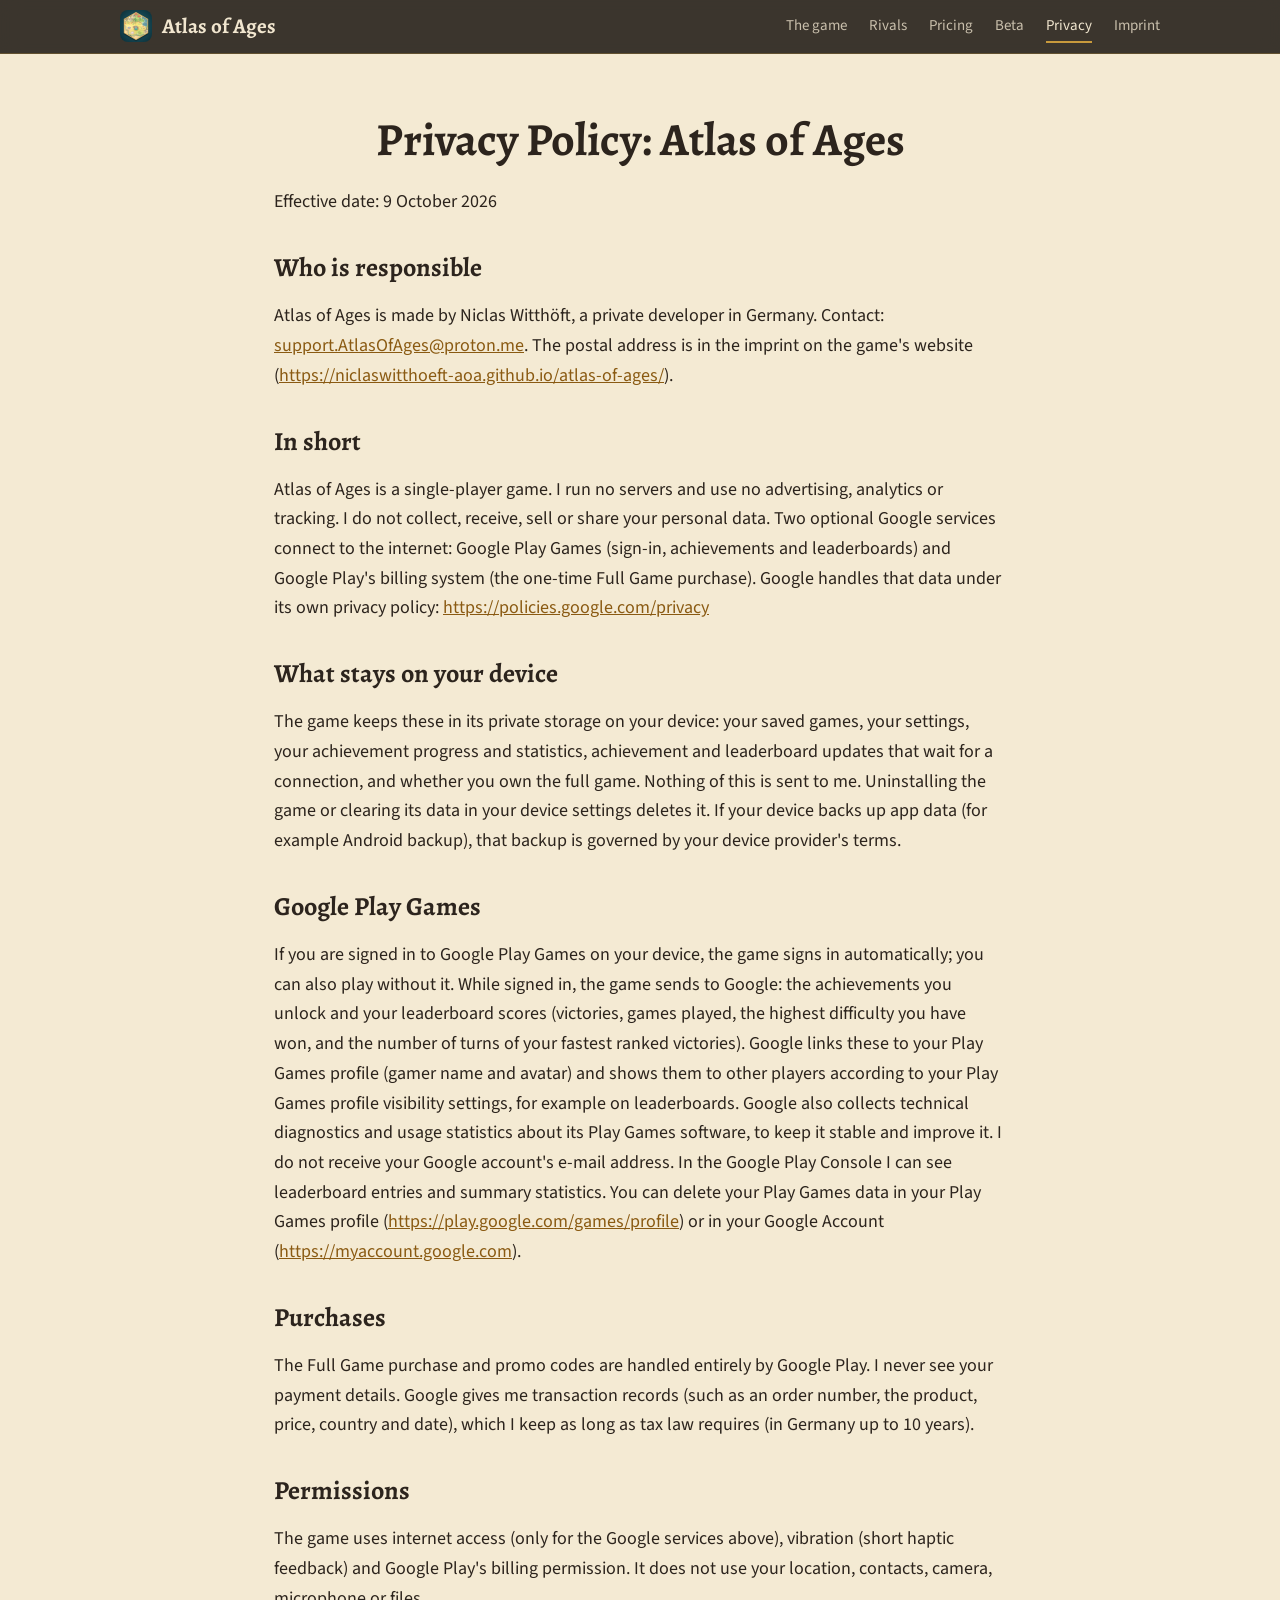
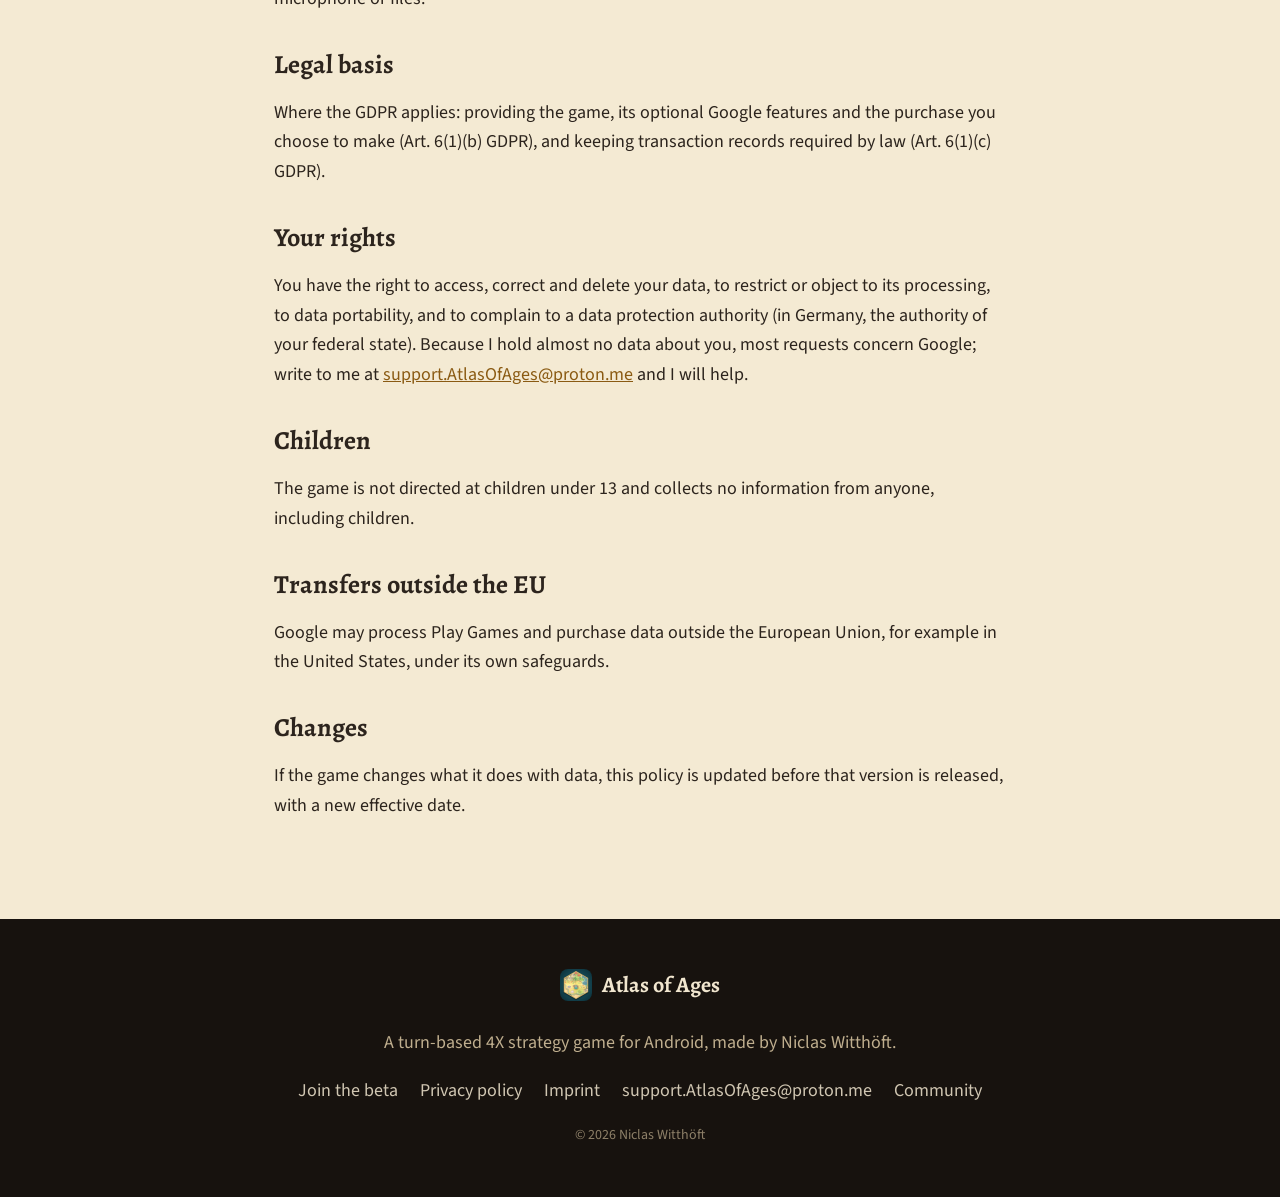
<file: privacy.html>
<!doctype html>
<html lang="en"><head><meta charset="utf-8"><meta name="viewport" content="width=device-width, initial-scale=1">
<title>Atlas of Ages: privacy policy</title><meta name="description" content="Atlas of Ages is a deep turn-based 4X strategy game for Android phones and tablets. Explore a new world every game, build great cities and lead your nation from its first settlement to the Information Era.">
<meta property="og:type" content="website"><meta property="og:title" content="Atlas of Ages: privacy policy">
<meta property="og:description" content="Atlas of Ages is a deep turn-based 4X strategy game for Android phones and tablets. Explore a new world every game, build great cities and lead your nation from its first settlement to the Information Era."><meta property="og:image" content="https://niclaswitthoeft-aoa.github.io/atlas-of-ages/img/feature.png">
<meta name="theme-color" content="#221b15">
<link rel="icon" href="img/icon.png"><link rel="stylesheet" href="style.css"></head>
<body class="sub">
<header><a class="brand" href="index.html"><img src="img/icon.png" alt="">Atlas of Ages</a><nav><a href="index.html#features">The game</a><a href="index.html#rivals">Rivals</a><a href="index.html#pricing">Pricing</a><a href="beta.html">Beta</a><a href="privacy.html" class=on>Privacy</a><a href="imprint.html">Imprint</a></nav></header>
<main class="page"><h1>Privacy Policy: Atlas of Ages</h1>
<p>Effective date: 9 October 2026</p>
<h2>Who is responsible</h2>
<p>Atlas of Ages is made by Niclas Witthöft, a private developer in Germany. Contact: <a href="mailto:support.AtlasOfAges@proton.me">support.AtlasOfAges@proton.me</a>. The postal address is in the imprint on the game&#x27;s website (<a href="https://niclaswitthoeft-aoa.github.io/atlas-of-ages/" target="_blank" rel="noopener noreferrer">https://niclaswitthoeft-aoa.github.io/atlas-of-ages/</a>).</p>
<h2>In short</h2>
<p>Atlas of Ages is a single-player game. I run no servers and use no advertising, analytics or tracking. I do not collect, receive, sell or share your personal data. Two optional Google services connect to the internet: Google Play Games (sign-in, achievements and leaderboards) and Google Play&#x27;s billing system (the one-time Full Game purchase). Google handles that data under its own privacy policy: <a href="https://policies.google.com/privacy" target="_blank" rel="noopener noreferrer">https://policies.google.com/privacy</a></p>
<h2>What stays on your device</h2>
<p>The game keeps these in its private storage on your device: your saved games, your settings, your achievement progress and statistics, achievement and leaderboard updates that wait for a connection, and whether you own the full game. Nothing of this is sent to me. Uninstalling the game or clearing its data in your device settings deletes it. If your device backs up app data (for example Android backup), that backup is governed by your device provider&#x27;s terms.</p>
<h2>Google Play Games</h2>
<p>If you are signed in to Google Play Games on your device, the game signs in automatically; you can also play without it. While signed in, the game sends to Google: the achievements you unlock and your leaderboard scores (victories, games played, the highest difficulty you have won, and the number of turns of your fastest ranked victories). Google links these to your Play Games profile (gamer name and avatar) and shows them to other players according to your Play Games profile visibility settings, for example on leaderboards. Google also collects technical diagnostics and usage statistics about its Play Games software, to keep it stable and improve it. I do not receive your Google account&#x27;s e-mail address. In the Google Play Console I can see leaderboard entries and summary statistics. You can delete your Play Games data in your Play Games profile (<a href="https://play.google.com/games/profile" target="_blank" rel="noopener noreferrer">https://play.google.com/games/profile</a>) or in your Google Account (<a href="https://myaccount.google.com" target="_blank" rel="noopener noreferrer">https://myaccount.google.com</a>).</p>
<h2>Purchases</h2>
<p>The Full Game purchase and promo codes are handled entirely by Google Play. I never see your payment details. Google gives me transaction records (such as an order number, the product, price, country and date), which I keep as long as tax law requires (in Germany up to 10 years).</p>
<h2>Permissions</h2>
<p>The game uses internet access (only for the Google services above), vibration (short haptic feedback) and Google Play&#x27;s billing permission. It does not use your location, contacts, camera, microphone or files.</p>
<h2>Legal basis</h2>
<p>Where the GDPR applies: providing the game, its optional Google features and the purchase you choose to make (Art. 6(1)(b) GDPR), and keeping transaction records required by law (Art. 6(1)(c) GDPR).</p>
<h2>Your rights</h2>
<p>You have the right to access, correct and delete your data, to restrict or object to its processing, to data portability, and to complain to a data protection authority (in Germany, the authority of your federal state). Because I hold almost no data about you, most requests concern Google; write to me at <a href="mailto:support.AtlasOfAges@proton.me">support.AtlasOfAges@proton.me</a> and I will help.</p>
<h2>Children</h2>
<p>The game is not directed at children under 13 and collects no information from anyone, including children.</p>
<h2>Transfers outside the EU</h2>
<p>Google may process Play Games and purchase data outside the European Union, for example in the United States, under its own safeguards.</p>
<h2>Changes</h2>
<p>If the game changes what it does with data, this policy is updated before that version is released, with a new effective date.</p></main>
<footer><div class="foot"><div class="fbrand"><img src="img/icon.png" alt="">Atlas of Ages</div>
<p>A turn-based 4X strategy game for Android, made by Niclas Witthöft.</p>
<p class="flinks"><a href="beta.html">Join the beta</a><a href="privacy.html">Privacy policy</a><a href="imprint.html">Imprint</a><a href="mailto:support.AtlasOfAges@proton.me">support.AtlasOfAges@proton.me</a><a href="https://www.reddit.com/r/AtlasOfAges/" target="_blank" rel="noopener noreferrer">Community</a></p>
<p class="copyright">© 2026 Niclas Witthöft</p></div></footer>
</body></html>
</file>
<file: style.css>
@font-face{font-family:Alegreya;src:url(fonts/Alegreya-VF.woff) format("woff");font-weight:400 900;font-display:swap}
@font-face{font-family:"Source Sans 3";src:url(fonts/SourceSans3-VF.woff) format("woff");font-weight:200 900;font-display:swap}
:root{--paper:#f4ead3;--paper2:#ece0c4;--card:#f8f0dd;--line:#dccb9f;--ink:#2c241d;--soft:#6b5a48;--brass:#c89a3c;--brass2:#e8c46e;
--leather:#221b15;--night:#17120e;--panel:#211a14;--edge:#3b2f23;--cream:#f1e6cf;--mute:#cdbd9e}
*{box-sizing:border-box}html{scroll-behavior:smooth}
body{margin:0;background:var(--paper);color:var(--ink);font:18px/1.65 "Source Sans 3",system-ui,sans-serif;-webkit-font-smoothing:antialiased;text-rendering:optimizeLegibility}
h1,h2,h3{font-family:Alegreya,Georgia,serif;line-height:1.15;margin:0 0 .45em}h2{font-size:clamp(30px,3.6vw,44px)}h3{font-size:22px}
a{color:#8a5a12}img{display:block;max-width:100%;height:auto}

header{position:sticky;top:0;z-index:10;display:flex;flex-wrap:wrap;gap:8px 18px;align-items:center;justify-content:space-between;
padding:10px max(24px,calc((100% - 1040px)/2));background:rgba(23,18,14,.84);backdrop-filter:blur(10px);-webkit-backdrop-filter:blur(10px);border-bottom:1px solid rgba(200,154,60,.28)}
header a{color:var(--cream);text-decoration:none}.brand{display:flex;align-items:center;gap:10px;font:700 21px Alegreya,Georgia,serif}
.brand img{width:32px;height:32px;border-radius:8px}nav{display:flex;flex-wrap:wrap;gap:4px 22px}nav a{font-size:15px;opacity:.78;padding:4px 0;transition:opacity .15s}
nav a.on,nav a:hover{opacity:1;box-shadow:inset 0 -2px 0 var(--brass)}

.inner{max-width:1040px;margin:0 auto;padding:0 24px}
.kicker{font:700 13px "Source Sans 3",system-ui,sans-serif;letter-spacing:.2em;text-transform:uppercase;color:#a87a26;margin:0 0 12px}
.head{text-align:center;max-width:700px;margin:0 auto 44px}
.head h2::after{content:"";display:block;width:64px;height:2px;margin:20px auto 0;background:linear-gradient(90deg,transparent,var(--brass),transparent)}
.head p{color:var(--soft);font-size:19px;margin:20px auto 0}
.head h2,.closing h2,.tiers7 p,.cards p,.steps4 p{text-wrap:balance}.head p,.duo p,.tiles span{text-wrap:pretty}
.button{display:inline-block;background:linear-gradient(#e6c06c,#c89a3c);color:#2a1f12;padding:13px 28px;border-radius:999px;font:700 17px "Source Sans 3",system-ui,sans-serif;
text-decoration:none;letter-spacing:.01em;box-shadow:0 2px 0 #8a6322,0 10px 26px rgba(0,0,0,.28);transition:transform .15s,box-shadow .15s}
.button:hover{transform:translateY(-2px);box-shadow:0 2px 0 #8a6322,0 14px 30px rgba(0,0,0,.32)}.button.big{font-size:19px;padding:16px 40px}

.hero{min-height:88vh;display:flex;align-items:center;text-align:center;color:var(--cream);padding:100px 0 90px;
background:radial-gradient(ellipse 58% 60% at 50% 50%,rgba(16,11,8,.78),rgba(16,11,8,.52) 62%,rgba(16,11,8,.4)),
linear-gradient(rgba(16,11,8,.35),rgba(16,11,8,0) 30%,rgba(16,11,8,0) 70%,rgba(16,11,8,.55)),url(img/hero.jpg) center/cover no-repeat}
.hero .inner{width:100%}.hero .kicker{color:var(--brass2)}
.hero h1{font-size:clamp(54px,8.6vw,108px);font-weight:700;letter-spacing:.005em;text-shadow:0 4px 22px rgba(0,0,0,.6);margin:0}
.rule{width:min(360px,64%);height:2px;margin:18px auto 22px;background:linear-gradient(90deg,transparent,var(--brass),transparent)}
.tagline{font:italic 400 clamp(22px,2.6vw,31px) Alegreya,Georgia,serif;margin:0 0 18px;text-shadow:0 2px 12px rgba(0,0,0,.7)}
.lead{max-width:600px;margin:0 auto 34px;font-size:19px;color:#efe3c9;text-shadow:0 1px 10px rgba(0,0,0,.75)}
.fine{font-size:14px;color:#d8caab;margin:20px 0 0;letter-spacing:.02em}

.stats{background:var(--leather);border-bottom:1px solid #3b2f22}.stats .inner{display:grid;grid-template-columns:repeat(5,1fr);max-width:900px}
.stats .inner>div{text-align:center;padding:24px 6px;font-size:13.5px;letter-spacing:.12em;text-transform:uppercase;color:#bfae8e}
.stats b{display:block;font:700 40px/1.15 Alegreya,Georgia,serif;color:var(--brass2);letter-spacing:0}

.block{padding:110px 0}.block.alt{background:var(--paper2);border-top:1px solid var(--line);border-bottom:1px solid var(--line)}
.shot{margin:0 auto;max-width:940px}.shot img{width:100%;border-radius:18px;box-shadow:0 30px 60px -18px rgba(40,28,15,.45)}
.shot figcaption{text-align:center;margin-top:16px;font:italic 19px Alegreya,Georgia,serif;color:var(--soft)}
.device{display:block;margin:0 auto;max-width:900px;background:#14100c;padding:12px;border-radius:30px;
box-shadow:0 30px 60px -18px rgba(30,20,10,.55),inset 0 0 0 1px #3a2e22,inset 0 0 0 4px #1d1712}
.device img{width:100%;border-radius:19px}

.duo{display:grid;grid-template-columns:1fr 1fr;gap:28px;max-width:960px;margin:0 auto}
.duo article{background:var(--card);border:1px solid var(--line);border-radius:20px;overflow:hidden;text-align:center;box-shadow:0 22px 44px -22px rgba(40,28,15,.4)}
.duo img{width:100%;aspect-ratio:16/10;object-fit:cover}.duo .txt{padding:30px 34px 32px}.duo h3{font-size:26px}
.duo .txt p:last-child{color:var(--soft);margin:0}

.rivals{background:var(--night);color:var(--cream);padding:0 0 120px}
.rivals .band{position:relative;height:460px;overflow:hidden}.rivals .band img{width:100%;height:100%;object-fit:cover}
.rivals .band::after{content:"";position:absolute;inset:0;background:linear-gradient(rgba(23,18,14,.2),rgba(23,18,14,.62) 55%,var(--night))}
.rivals .inner{margin-top:-170px;position:relative}.rivals .kicker{color:var(--brass2)}.rivals h2{color:var(--cream)}.rivals .head p{color:#d9c9a9}
.cards{display:grid;grid-template-columns:1fr 1fr;gap:22px;max-width:900px;margin:0 auto}
.cards div{background:var(--panel);border:1px solid var(--edge);border-radius:16px;padding:30px 32px 16px;text-align:center;position:relative}
.cards div::before{content:"";position:absolute;top:-1px;left:50%;width:56px;margin-left:-28px;height:3px;border-radius:0 0 3px 3px;background:var(--brass)}
.cards p{color:var(--mute);font-size:16.5px}
.rivals .shot{margin-top:56px}.rivals .shot img{box-shadow:0 30px 70px -20px rgba(0,0,0,.8)}.rivals .shot figcaption{color:var(--mute)}
.built,.ladder{margin-top:120px}
.steps4{list-style:none;padding:0;margin:0 auto;display:grid;grid-template-columns:repeat(4,1fr);gap:30px;max-width:980px;position:relative;text-align:center}
.steps4::before{content:"";position:absolute;left:12.5%;right:12.5%;top:24px;height:2px;background:linear-gradient(90deg,rgba(200,154,60,.25),var(--brass),rgba(200,154,60,.25))}
.steps4 li{position:relative}.steps4 h3{margin:18px 0 8px;color:var(--brass2)}.steps4 p{color:var(--mute);font-size:16px;margin:0}
.n{display:inline-grid;place-items:center;width:48px;height:48px;border-radius:50%;background:var(--night);border:2px solid var(--brass);color:var(--brass2);font:700 21px Alegreya,Georgia,serif;position:relative}
.proof{max-width:900px;margin:70px auto 0;padding:46px 48px 40px;background:var(--panel);border:1px solid var(--edge);border-radius:20px;text-align:center}
.proof blockquote{margin:0 auto 38px;max-width:660px;font:italic 400 clamp(21px,2.3vw,27px)/1.42 Alegreya,Georgia,serif;color:var(--cream)}
.proof blockquote::before{content:"\201C";display:block;font:700 70px/.7 Alegreya,Georgia,serif;color:var(--brass);margin-bottom:8px}
.figures{list-style:none;margin:0;display:grid;grid-template-columns:repeat(4,1fr);gap:26px;border-top:1px solid var(--edge);padding:32px 0 0}
.figures li{color:#bfae8e;font-size:15px;line-height:1.45}.figures b{display:block;font:700 46px/1.1 Alegreya,Georgia,serif;color:var(--brass2);margin-bottom:6px}
.tiers7{list-style:none;padding:0;margin:0 auto;display:flex;flex-wrap:wrap;justify-content:center;gap:16px;max-width:980px}
.tiers7 li{flex:0 1 calc(25% - 12px);background:var(--panel);border:1px solid var(--edge);border-radius:16px;padding:24px 18px 20px;text-align:center}
.tiers7 li.edge{background:linear-gradient(#2d1814,#1f1410);border-color:#5e2e23}.tiers7 .edge .n{border-color:#c2563c;color:#ec9a7c}
.tiers7 b{display:block;font:700 21px Alegreya,Georgia,serif;color:var(--cream);margin:14px 0 6px}.tiers7 p{margin:0;color:var(--mute);font-size:15px;line-height:1.5}
.legend{text-align:center;color:#bfae8e;font-size:15px;margin:26px 0 0}
.key{display:inline-block;width:12px;height:12px;border-radius:3px;margin:0 7px 0 22px;vertical-align:-1px;background:#3b2f23;border:1px solid #6b5536}
.key.skill{margin-left:0}.key.edge{background:#5e2e23;border-color:#c2563c}

.trio{display:grid;grid-template-columns:repeat(3,1fr);gap:22px;max-width:1000px;margin:0 auto}
.trio figure{margin:0;position:relative;border-radius:18px;overflow:hidden;box-shadow:0 24px 48px -20px rgba(40,28,15,.5)}
.trio img{width:100%;aspect-ratio:4/3;object-fit:cover}
.trio figcaption{position:absolute;left:0;right:0;bottom:0;padding:40px 12px 16px;text-align:center;color:#fff;font:italic 600 21px Alegreya,Georgia,serif;
background:linear-gradient(transparent,rgba(16,11,8,.62))}

.tiles{list-style:none;padding:0;margin:0 auto;display:flex;flex-wrap:wrap;justify-content:center;gap:16px;max-width:960px}
.tiles li{background:var(--card);border:1px solid var(--line);border-radius:16px;padding:24px 16px 20px;text-align:center;box-shadow:0 14px 30px -20px rgba(40,28,15,.35)}
.tiles b{display:block;font:700 19px/1.25 Alegreya,Georgia,serif;color:var(--ink);margin-bottom:6px}.tiles span{display:block;color:var(--soft);font-size:15.5px;line-height:1.45}
.nations li{flex:0 1 calc(25% - 12px)}.nations em{display:block;font-style:normal;font-size:14.5px;color:#8a6a3c;margin-bottom:6px}
.nations i{display:block;width:40px;height:46px;margin:0 auto 14px;clip-path:polygon(50% 0,100% 25%,100% 75%,50% 100%,0 75%,0 25%);
background:radial-gradient(circle,var(--c2) 0 24%,var(--c1) 26%)}
.later{margin-top:100px}.victories li{flex:0 1 calc(33.333% - 11px)}

.chips{list-style:none;padding:0;display:flex;flex-wrap:wrap;justify-content:center;gap:10px;margin:40px auto 0}
.chips li{background:var(--leather);color:var(--cream);border-radius:999px;padding:7px 16px;font-size:14.5px}

.gallery .grid{display:grid;grid-template-columns:1fr 1fr;gap:44px 32px;max-width:980px;margin:0 auto}
.gallery figure{margin:0;text-align:center}.gallery a{display:block;text-decoration:none;transition:transform .2s}.gallery a:hover{transform:translateY(-3px)}
.gallery .device{padding:8px;border-radius:20px}.gallery .device img{border-radius:13px;aspect-ratio:16/10;object-fit:cover;object-position:left top}
.gallery figcaption{margin-top:16px;font-size:16px;color:var(--soft)}.gallery figcaption b{display:block;color:var(--ink);font:700 21px Alegreya,Georgia,serif;margin-bottom:2px}

.pricing{text-align:center}.tiers{display:grid;grid-template-columns:1fr 1fr;gap:24px;text-align:left;margin:0 auto 22px;max-width:820px}
.tiers>div{background:var(--card);border:1px solid var(--line);border-radius:20px;padding:30px 34px 22px}.tiers h3{text-align:center;font-size:26px}
.tiers ul{list-style:none;padding:0;margin:0}.tiers li{position:relative;padding:9px 0 9px 28px;border-top:1px solid var(--line)}
.tiers li::before{content:"";position:absolute;left:4px;top:18px;width:10px;height:6px;border-left:2px solid var(--brass);border-bottom:2px solid var(--brass);transform:rotate(-45deg)}
.tiers .full{border:2px solid var(--brass);background:#f3e4bd;box-shadow:0 22px 44px -22px rgba(120,85,30,.5)}
.note{color:var(--soft);margin:8px 0 0}

.closing{background:linear-gradient(rgba(16,11,8,.7),rgba(16,11,8,.84)),url(img/cta.jpg) center/cover;color:var(--cream);text-align:center;padding:120px 0}
.closing .kicker{color:var(--brass2)}.closing p{max-width:600px;margin:0 auto 32px;color:#dccdae;font-size:19px}
footer{background:var(--night);color:#bfae8e;padding:50px 0 36px}.foot{max-width:1040px;margin:0 auto;padding:0 24px;text-align:center}
.fbrand{display:inline-flex;align-items:center;gap:10px;font:700 22px Alegreya,Georgia,serif;color:var(--cream)}.fbrand img{width:32px;height:32px;border-radius:8px}
.flinks{display:flex;flex-wrap:wrap;justify-content:center;gap:6px 22px}.flinks a{color:var(--cream);text-decoration:none;opacity:.85}.flinks a:hover{opacity:1;text-decoration:underline}
.copyright{font-size:14px;opacity:.7}.soft{color:var(--soft)}
.page{max-width:780px;margin:0 auto;padding:60px 24px 80px}.page h1{font-size:clamp(34px,4vw,46px);text-align:center}.page h2{font-size:26px;margin-top:1.4em}
.steps li{margin:12px 0}

@media (max-width:900px){.duo,.cards{grid-template-columns:1fr;max-width:600px}.steps4{grid-template-columns:1fr 1fr;gap:40px 26px;max-width:600px}.steps4::before{display:none}
.figures{grid-template-columns:1fr 1fr}.tiers7 li,.nations li{flex-basis:calc(50% - 8px)}.victories li{flex-basis:calc(50% - 8px)}
.trio{grid-template-columns:1fr 1fr 1fr;gap:12px}.stats .inner{grid-template-columns:repeat(3,1fr)}.block{padding:84px 0}}
@media (max-width:600px){body{font-size:17px}header{padding:8px 16px}nav{gap:2px 16px}nav a{font-size:14px}
.hero{min-height:auto;padding:90px 0 76px;background:linear-gradient(rgba(16,11,8,.55),rgba(16,11,8,.78)),url(img/hero.jpg) 30% center/cover no-repeat}
.block{padding:68px 0}.head{margin-bottom:32px}.head p{font-size:17.5px}
.stats .inner{grid-template-columns:repeat(2,1fr)}.stats .inner>div:last-child{grid-column:1/-1}
.steps4,.trio,.gallery .grid,.tiers{grid-template-columns:1fr}.tiers7 li,.victories li{flex-basis:100%}.trio{gap:16px}
.rivals .band{height:280px}.rivals .inner{margin-top:-90px}.built,.ladder{margin-top:84px}.later{margin-top:72px}
.proof{padding:30px 22px}.figures b{font-size:38px}.duo .txt{padding:24px 22px 26px}
.device{padding:6px;border-radius:16px}.device img{border-radius:11px}.gallery .device{padding:6px}}
</file>
